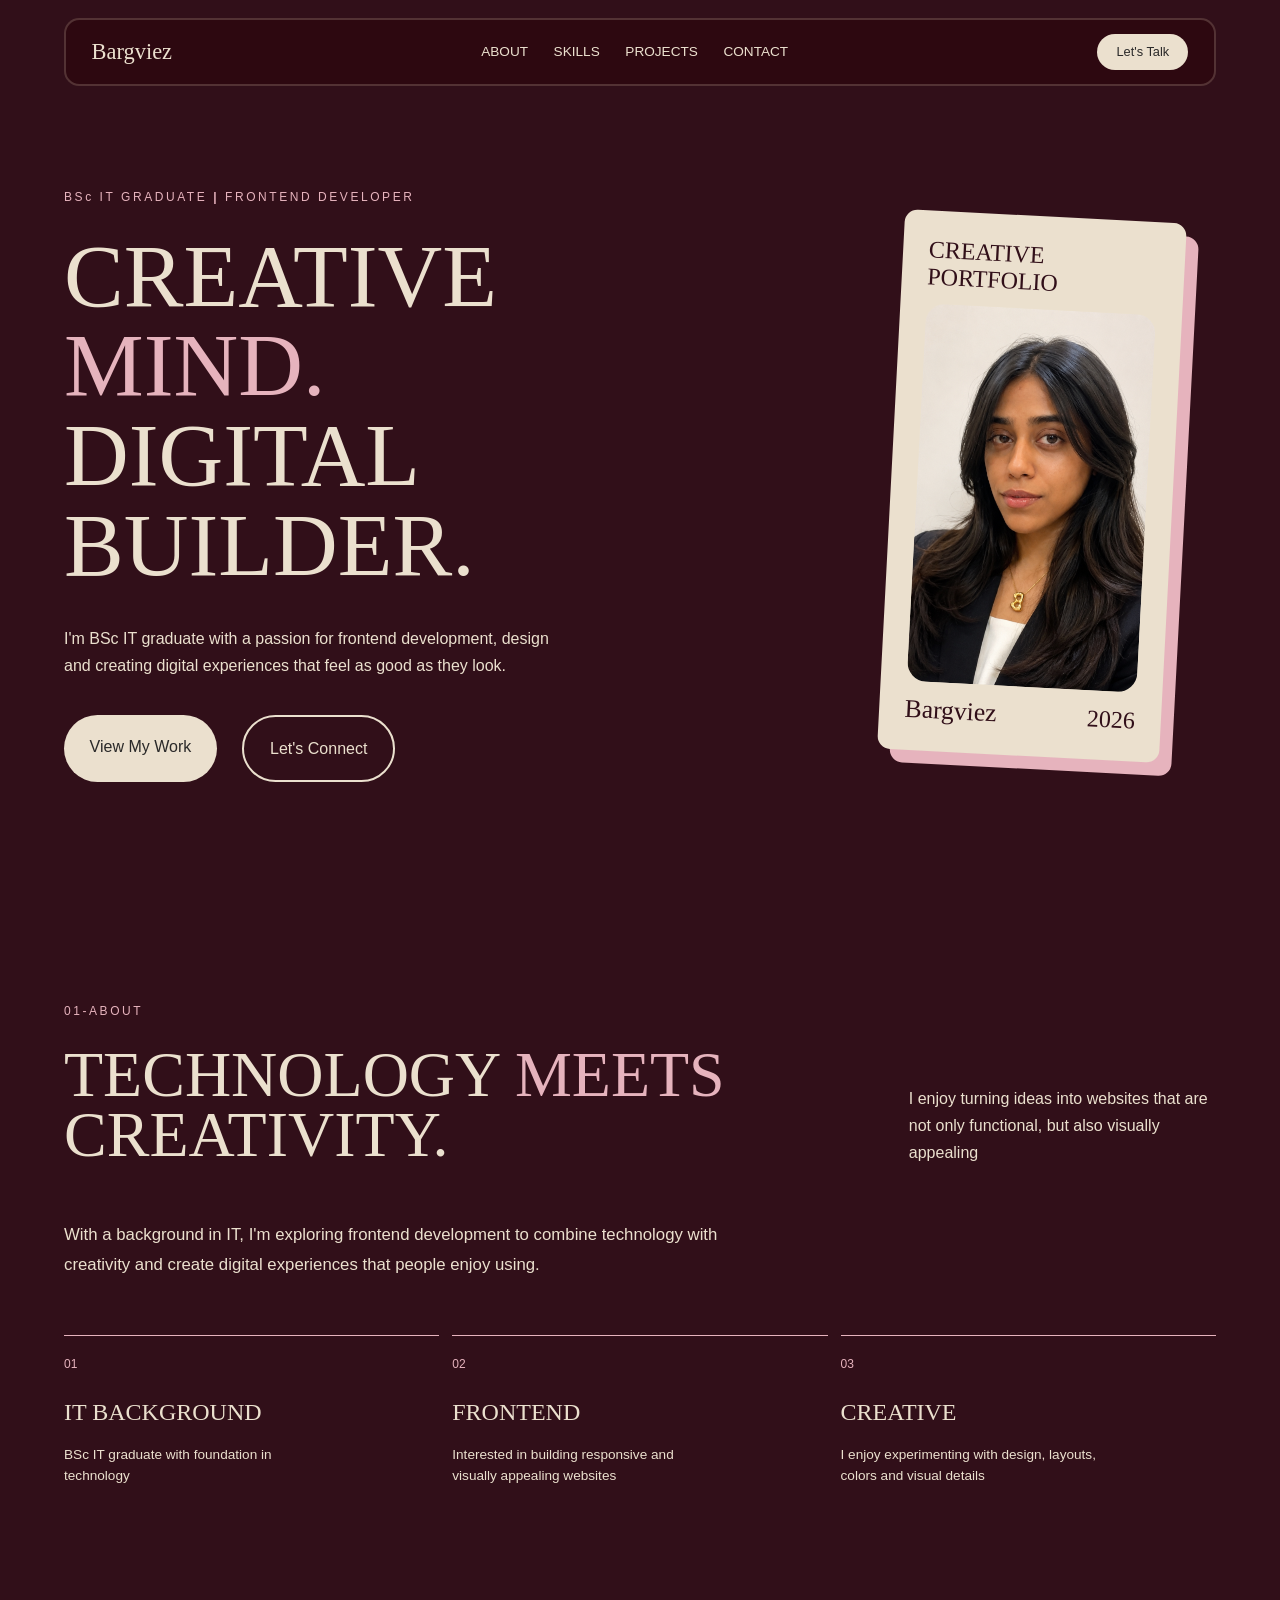
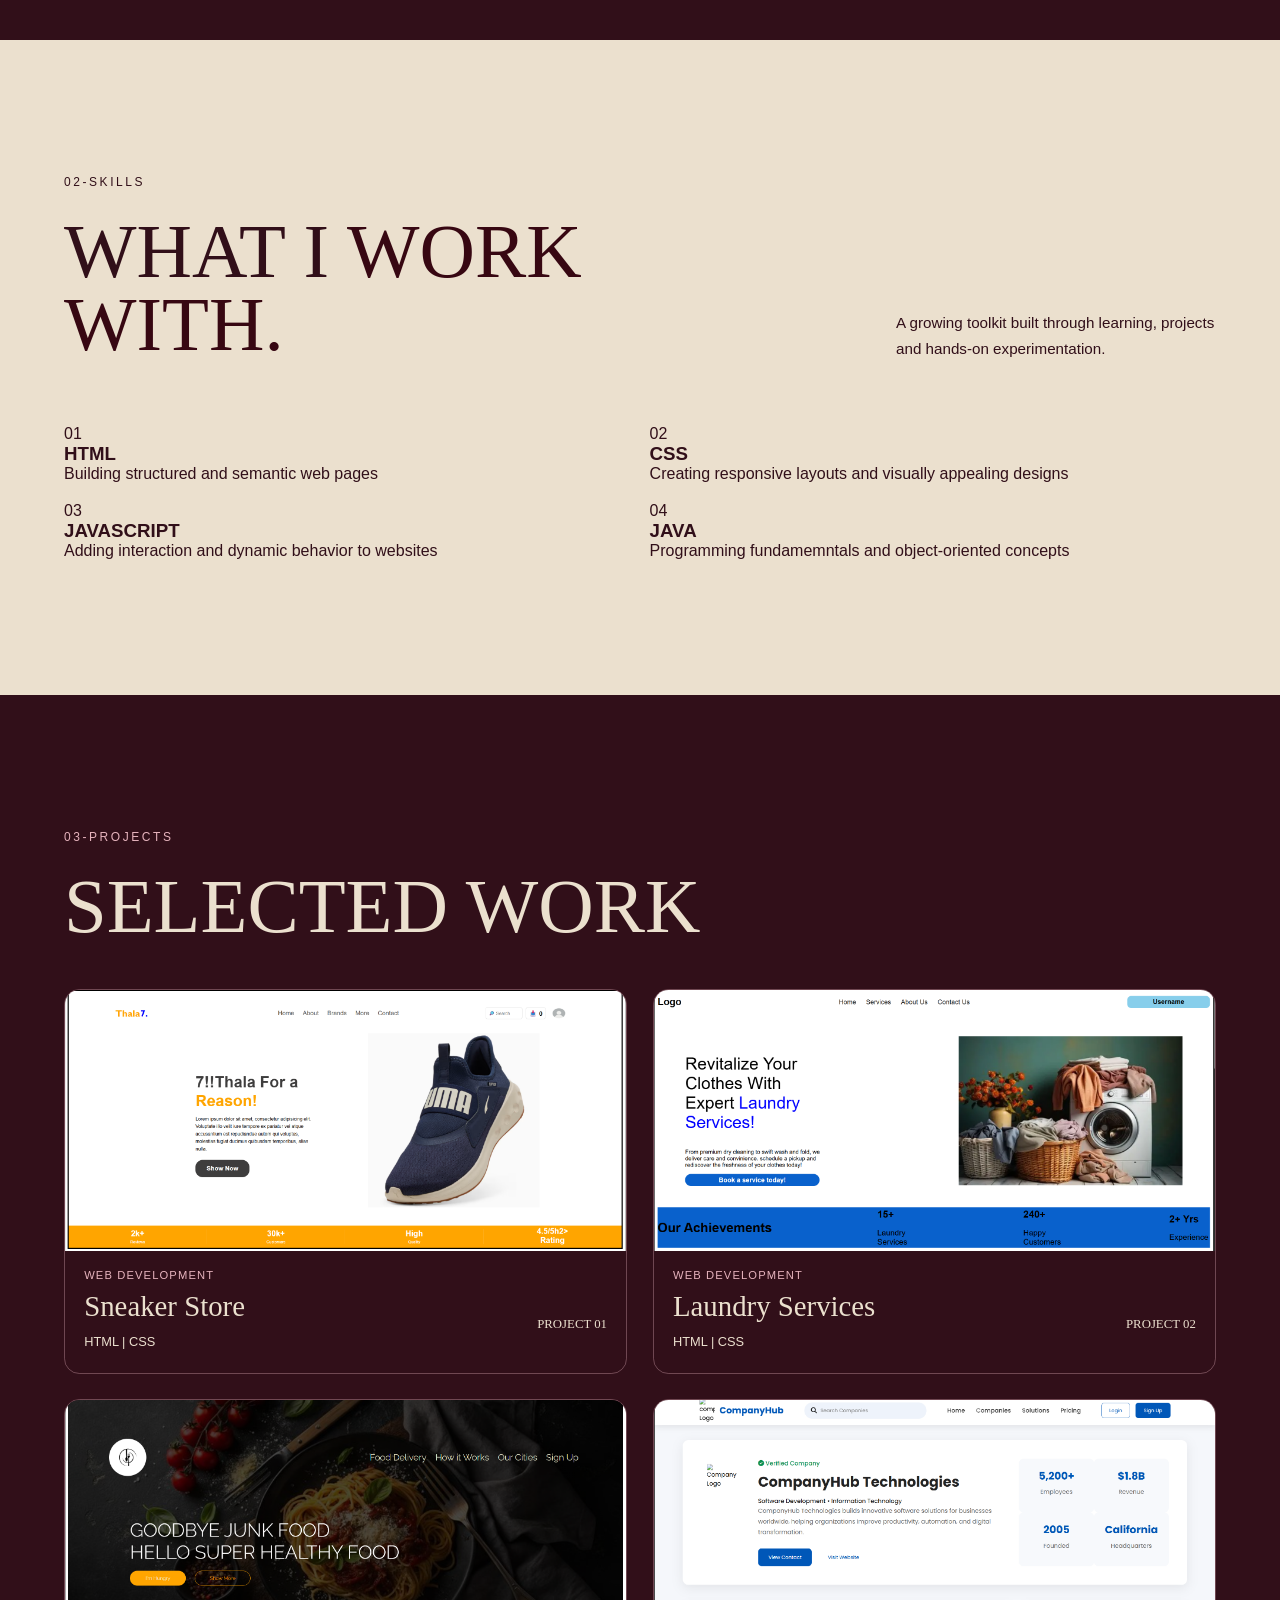
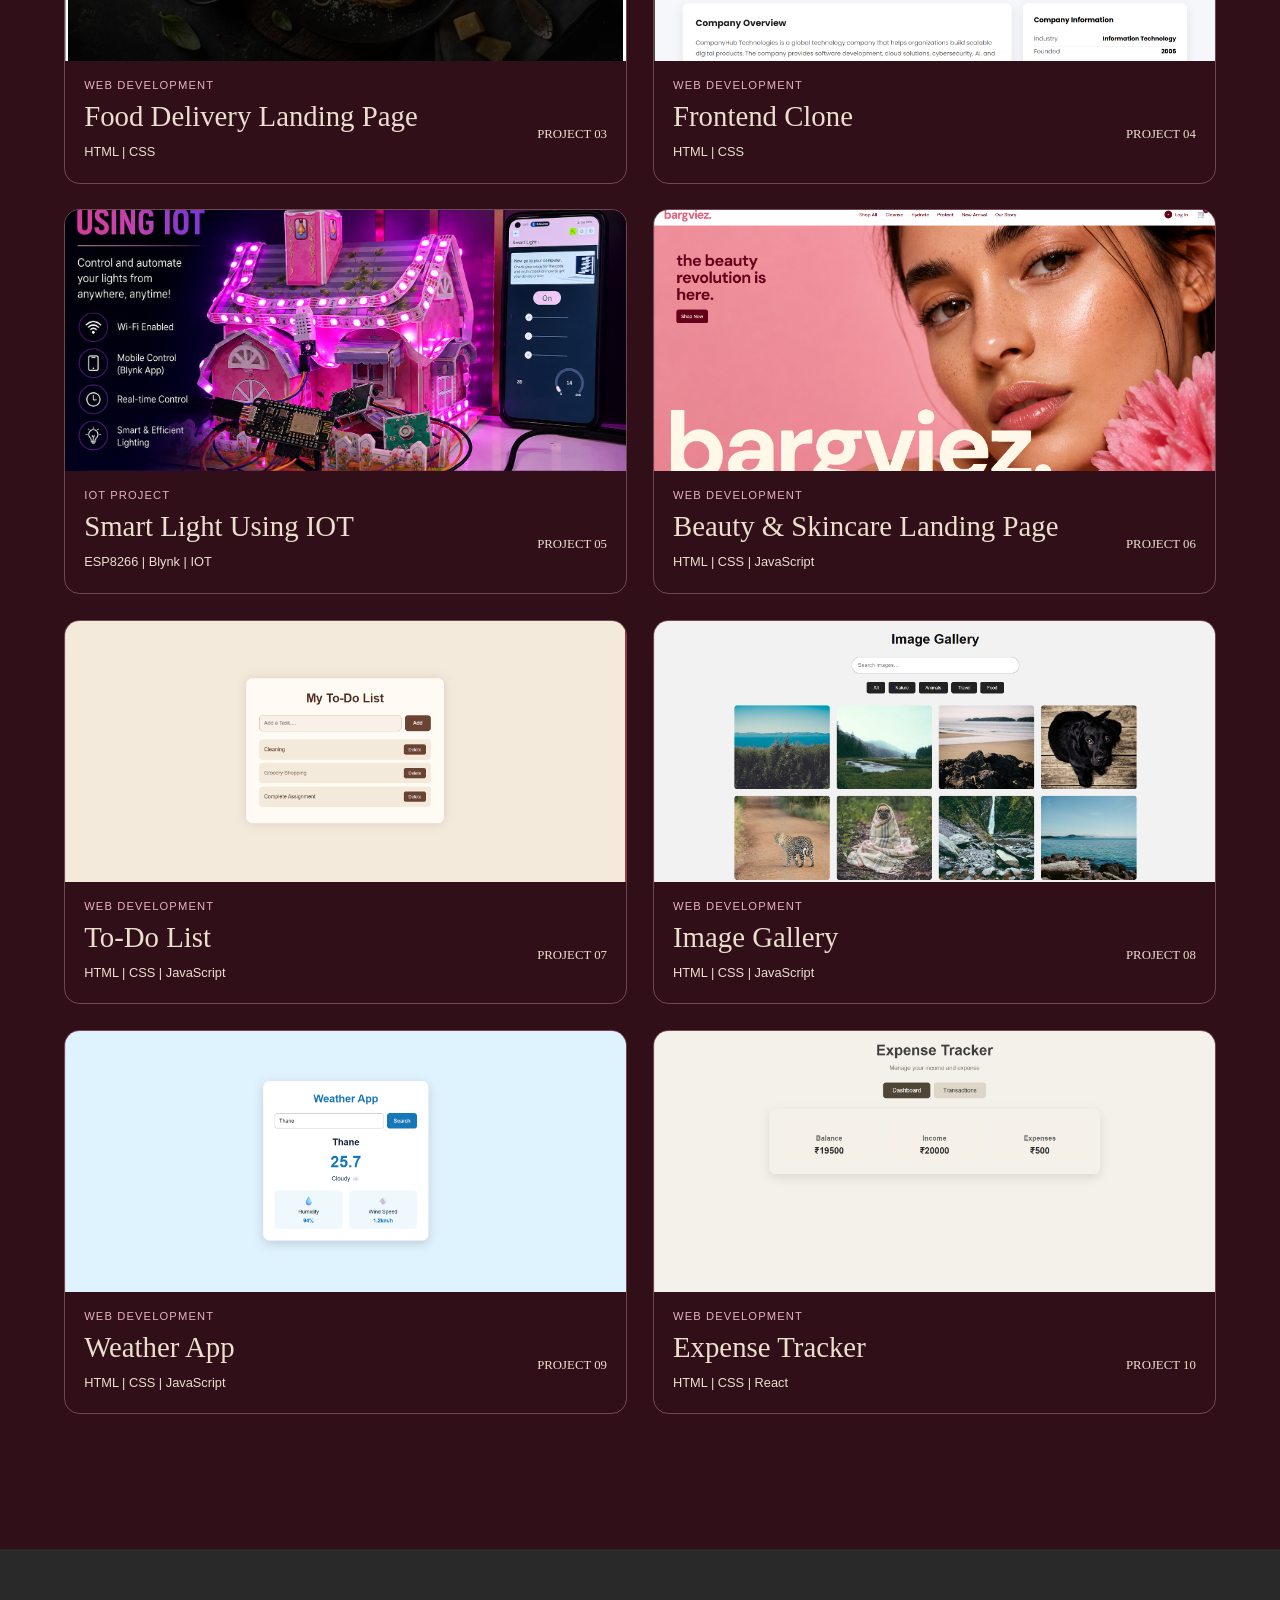
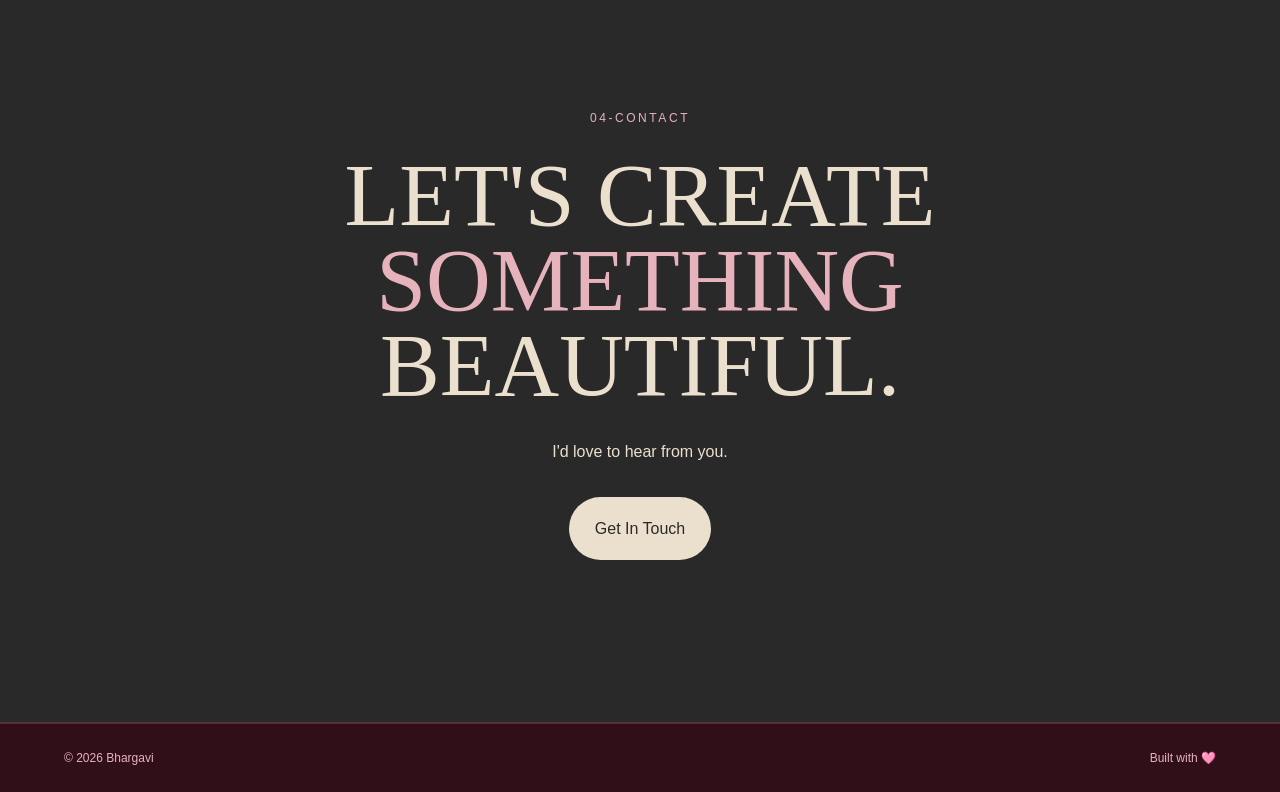
<file: index.html>
<!DOCTYPE html>
<html lang="en">
<head>
    <meta charset="UTF-8">
    <meta name="viewport" content="width=device-width, initial-scale=1.0">
    <title>Bhargavi | Portfolio</title>
    <link rel="stylesheet" href="style.css">
</head>
<body>
    
<header class="navbar">
<a href="#" class="logo">Bargviez</a>
<nav>
    <a href="#about">ABOUT</a>
    <a href="#skills">SKILLS</a>
    <a href="#projects">PROJECTS</a>
    <a href="#contact">CONTACT</a>
</nav>
<a href="#contact" class="nav-button">Let's Talk</a>
</header>

<main>
    <section class="hero">
        <div class="hero-content">
            <p class="small-heading"> 
                BSc IT GRADUATE <b>|</b> FRONTEND DEVELOPER
            </p>
            <h1>CREATIVE<span>MIND.</span>DIGITAL BUILDER.</h1>
            <p class="hero-description"> 
                I'm BSc IT graduate with a passion for frontend development, design and creating digital experiences that feel as good as they look.
            </p>
            
            <div class="hero-buttons">
                <a href="#projects" class="primary-button">View My Work</a>
                <a href="#contact" class="secondary-button">Let's Connect</a>
            </div>
        </div>

        <div class="hero-visual">
            <div class="visual-card">
            <p>CREATIVE<br>PORTFOLIO</p>
            <img src="Profile.png" alt="">
            <div class="card-bottom">
            <span>Bargviez</span>
            <span>2026</span>
            </div>
</div>
        </div>
    </section>

    <section id="about" class="about">

    <p class="section-label">01-ABOUT</p>
        
    <div class="about-heading">
        <h2>TECHNOLOGY 
            <span>MEETS</span> 
            CREATIVITY.</h2>
        <p class="about-intro">
            I enjoy turning ideas into websites that are not only functional, but also visually appealing
        </p>
    </div>
    <div class="about-content">
        <p class="about-text">
            With a background in IT, I'm exploring frontend development to combine technology with creativity and create digital experiences that people enjoy using.
        </p>
            <div class="about-cards">
                <div class="about-card">
                    <span>01</span>
                    <h3>IT BACKGROUND</h3>
                    <p>BSc IT graduate with foundation in technology</p>
                </div>
                <div class="about-card">
                    <span>02</span>
                    <h3>FRONTEND</h3>
                    <p>Interested in building responsive and visually appealing websites</p>
                </div>
                    <div class="about-card">
                    <span>03</span>
                    <h3>CREATIVE</h3>
                    <p>
                        I enjoy experimenting with design, layouts, colors and visual details
                    </p>
                </div>
            </div>
    </div>
    </section>

    <section id="skills" class="skills">
        <p class="section-label">02-SKILLS</p>
        <div class="skills-heading">
            <h2>WHAT I
                <span>WORK WITH.</span>
            </h2>
            <p>
                A growing toolkit built through learning, 
                projects and hands-on experimentation.
            </p>
        </div>
        <div class="skills-grid">
            <div class="skill-crad">
                <span>01</span>
                <div>
                    <h3>HTML</h3>
                    <p>Building structured and semantic
                        web pages
                    </p>
                </div>
            </div>
            <div class="skill-crad">
                <span>02</span>
                <div>
                    <h3>CSS</h3>
                    <p>Creating responsive layouts and 
                        visually appealing designs
                    </p>
                </div>
            </div>
            <div class="skill-crad">
                <span>03</span>
                <div>
                    <h3>JAVASCRIPT</h3>
                    <p>Adding interaction and dynamic
                        behavior to websites
                    </p>
                </div>
            </div>
            <div class="skill-crad">
                <span>04</span>
                <div>
                    <h3>JAVA</h3>
                    <p>Programming fundamemntals and 
                        object-oriented concepts
                    </p>
                </div>
            </div>
        </div>
    </section>

    <section id="projects" class="projects">

        <p class="section-label">03-PROJECTS</p>
        
        <h2>SELECTED WORK</h2>
        
        <div class="projects-grid">
            
            <a href="Projects/CSS-Mini-Project-Sneaker-Store-main/index.html" class="project-link">
            <article class="project-card">
            <div class="project-img">
            <img src="images/Sneaker_Shoe.png" alt="">
            </div>
            <div class="project-info">
            <p>WEB DEVELOPMENT</p>
            <div class="project-title">
            <h3>Sneaker Store</h3>
            <span class="project-num">PROJECT 01</span>
            </div>
            <span>HTML | CSS</span>
            </div>
            </article>
            </a>

            <a href="Projects/Laundry-Service-Web-App-main/index.html" class="project-link">            
            <article class="project-card">
            <div class="project-img">
            <img src="images/Laundry_Service.png" alt="">
            </div>
            <div class="project-info">
            <p>WEB DEVELOPMENT</p>
            <div class="project-title">
            <h3>Laundry Services</h3>
            <span class="project-num">PROJECT 02</span>
            </div>
            <span>HTML | CSS</span>
            </div>
            </article>
            </a>

            <a href="Projects/Responsive-Food-Delivery-Landing-Page-main/index.html" class="project-link">
            <article class="project-card">    
            <div class="project-img">
            <img src="images/Food_Landing_Page.png" alt="">
            </div>
            <div class="project-info">
            <p>WEB DEVELOPMENT</p>
            <div class="project-title">
            <h3>Food Delivery Landing Page</h3>
            <span class="project-num">PROJECT 03</span>
            </div>
            <span>HTML | CSS</span>
            </div>
            </article>
            </a>

            <a href="Projects/Frontend_Clone-main/index.html" class="project-link">
            <article class="project-card">
            <div class="project-img">
            <img src="images/Frontend_Clone.png" alt="">
            </div>
            <div class="project-info">
            <p>WEB DEVELOPMENT</p>
            <div class="project-title">
            <h3>Frontend Clone</h3>
            <span class="project-num">PROJECT 04</span>
            </div>
            <span>HTML | CSS</span>
            </div>
            </article>
            </a>

            <article class="project-card">
            <div class="project-img">
            <img src="images/Smart_Light.png" alt="">
            </div>
            <div class="project-info">
            <p>IOT PROJECT</p>
            <div class="project-title">
            <h3>Smart Light Using IOT</h3>
            <span class="project-num">PROJECT 05</span>
            </div>
            <span>ESP8266 | Blynk | IOT</span>
            </div>
        </article>

            <a href="Projects/Responsive-Landing-Page-main/index.html" class="project-link">
            <article class="project-card">
            <div class="project-img">
            <img src="images/Beauty-landing.png" alt="">
            </div>
            <div class="project-info">
            <p>WEB DEVELOPMENT</p>
            <div class="project-title">
            <h3>Beauty & Skincare Landing Page</h3>
            <span class="project-num">PROJECT 06</span>
            </div>
            <span>HTML | CSS | JavaScript</span>
            </div>
            </article>
            </a>

            <a href="Projects/To-Do-List-main/index.html" class="project-link">
            <article class="project-card">
            <div class="project-img">
            <img src="images/To-Do.png" alt="">
            </div>
            <div class="project-info">
            <p>WEB DEVELOPMENT</p>
            <div class="project-title">
            <h3>To-Do List</h3>
            <span class="project-num">PROJECT 07</span>
            </div>
            <span>HTML | CSS | JavaScript</span>
            </div>
            </article>
            </a>

            <a href="Projects/Image-Gallery-main/index.html" class="project-link">
            <article class="project-card">
            <div class="project-img">
            <img src="images/Gallery.png" alt="">
            </div>
            <div class="project-info">
            <p>WEB DEVELOPMENT</p>
            <div class="project-title">
            <h3>Image Gallery</h3>
            <span class="project-num">PROJECT 08</span>
            </div>
            <span>HTML | CSS | JavaScript</span>
            </div>
            </article>
            </a>

            <a href="Projects/Weather-App-main/index.html" class="project-link">
            <article class="project-card">
            <div class="project-img">
            <img src="images/Weather.png" alt="">
            </div>
            <div class="project-info">
            <p>WEB DEVELOPMENT</p>
            <div class="project-title">
            <h3>Weather App</h3>
            <span class="project-num">PROJECT 09</span>
            </div>
            <span>HTML | CSS | JavaScript</span>
            </div>
            </article>
            </a>

            <a href="Projects/expense-tracker-main/index.html" class="project-link">
            <article class="project-card">
            <div class="project-img">
            <img src="images/Expense.png" alt="">
            </div>
            <div class="project-info">
            <p>WEB DEVELOPMENT</p>
            <div class="project-title">
            <h3>Expense Tracker</h3>
            <span class="project-num">PROJECT 10</span>
            </div>
            <span>HTML | CSS | React</span>
            </div>
            </article>
            </a>
            
        </div>
    </section>

    <section id="contact" class="contact">
        <p class="section-label">04-CONTACT</p>
        <h2>LET'S CREATE <span>SOMETHING</span> BEAUTIFUL.</h2>
        <p>I'd love to hear from you.</p>
        <a href="mailto:bhargaviambre1605@gmail.com " class="primary-button">
            Get In Touch
        </a>

    </section>
</main>

    <footer>
        <p>© 2026 Bhargavi</p>
        <p>Built with 🩷</p>
    </footer>
</body>
</html>
</file>
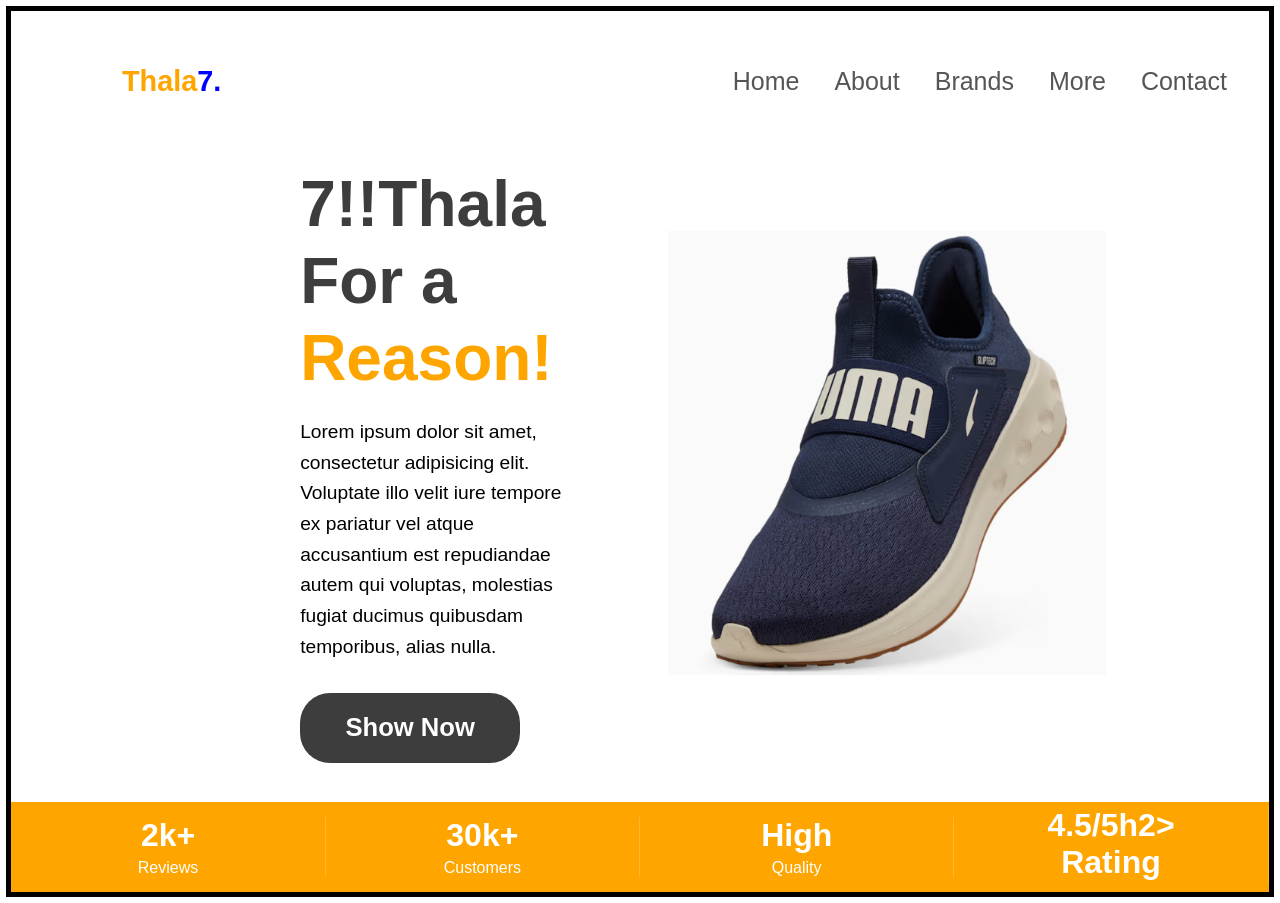
<file: Projects/CSS-Mini-Project-Sneaker-Store-main/index.html>
<!DOCTYPE html>
<html lang="en">
<head>
    <meta charset="UTF-8">
    <meta name="viewport" content="width=device-width, initial-scale=1.0">
    <title>Sneaker Shoes</title>
    <link rel="stylesheet" href="style.css">
</head>
<body>
    <header class="header">
        <div class="container">
            <nav class="navbar">
                <div class="logo">
                    <h1>Thala<span style="color: blue;">7.</span></h1>
                </div>
                <ul class="nav-links">
                    <li><a href="home.html">Home</a></li>
                    <li><a href="">About</a></li>
                    <li><a href="">Brands</a></li>
                    <li><a href="">More</a></li>
                    <li><a href="">Contact</a></li>
                </ul>
                
                <div class="nav-right">
                <input type="text" placeholder="🔎 Search" class="search">

                <button class="cart">📥 0</button>

                <img src="profile.jpg" class="profile"> 
                </div>
            </nav>
        </div>
    </header>
<main>
<section class="hero">

    <div class="content">

    <h1>7!!Thala For a <span style="color: orange">Reason!</span></h1>

    <p>Lorem ipsum dolor sit amet, consectetur adipisicing elit. Voluptate illo velit iure tempore ex pariatur vel atque accusantium est repudiandae autem qui voluptas, molestias fugiat ducimus quibusdam temporibus, alias nulla.</p>

    <button>Show Now</button>

   </div>

   <div class="image">
   <img src="shoes.jpg" alt="">
   </div>

</section>
</main>

<footer class="stats">
        <div class="stat-box">
            <h2>2k+</h2>
            <p>Reviews</p>
        </div>
        <div class="stat-box">
            <h2>30k+</h2>
            <p>Customers</p>
        </div>
        <div class="stat-box">
            <h2>High</h2>
            <p>Quality</p>
        </div>
        <div class="stat-box">
            <h2>4.5/5h2>
            <p>Rating</p>
        </div>
</footer>
</body>
</html>
</file>
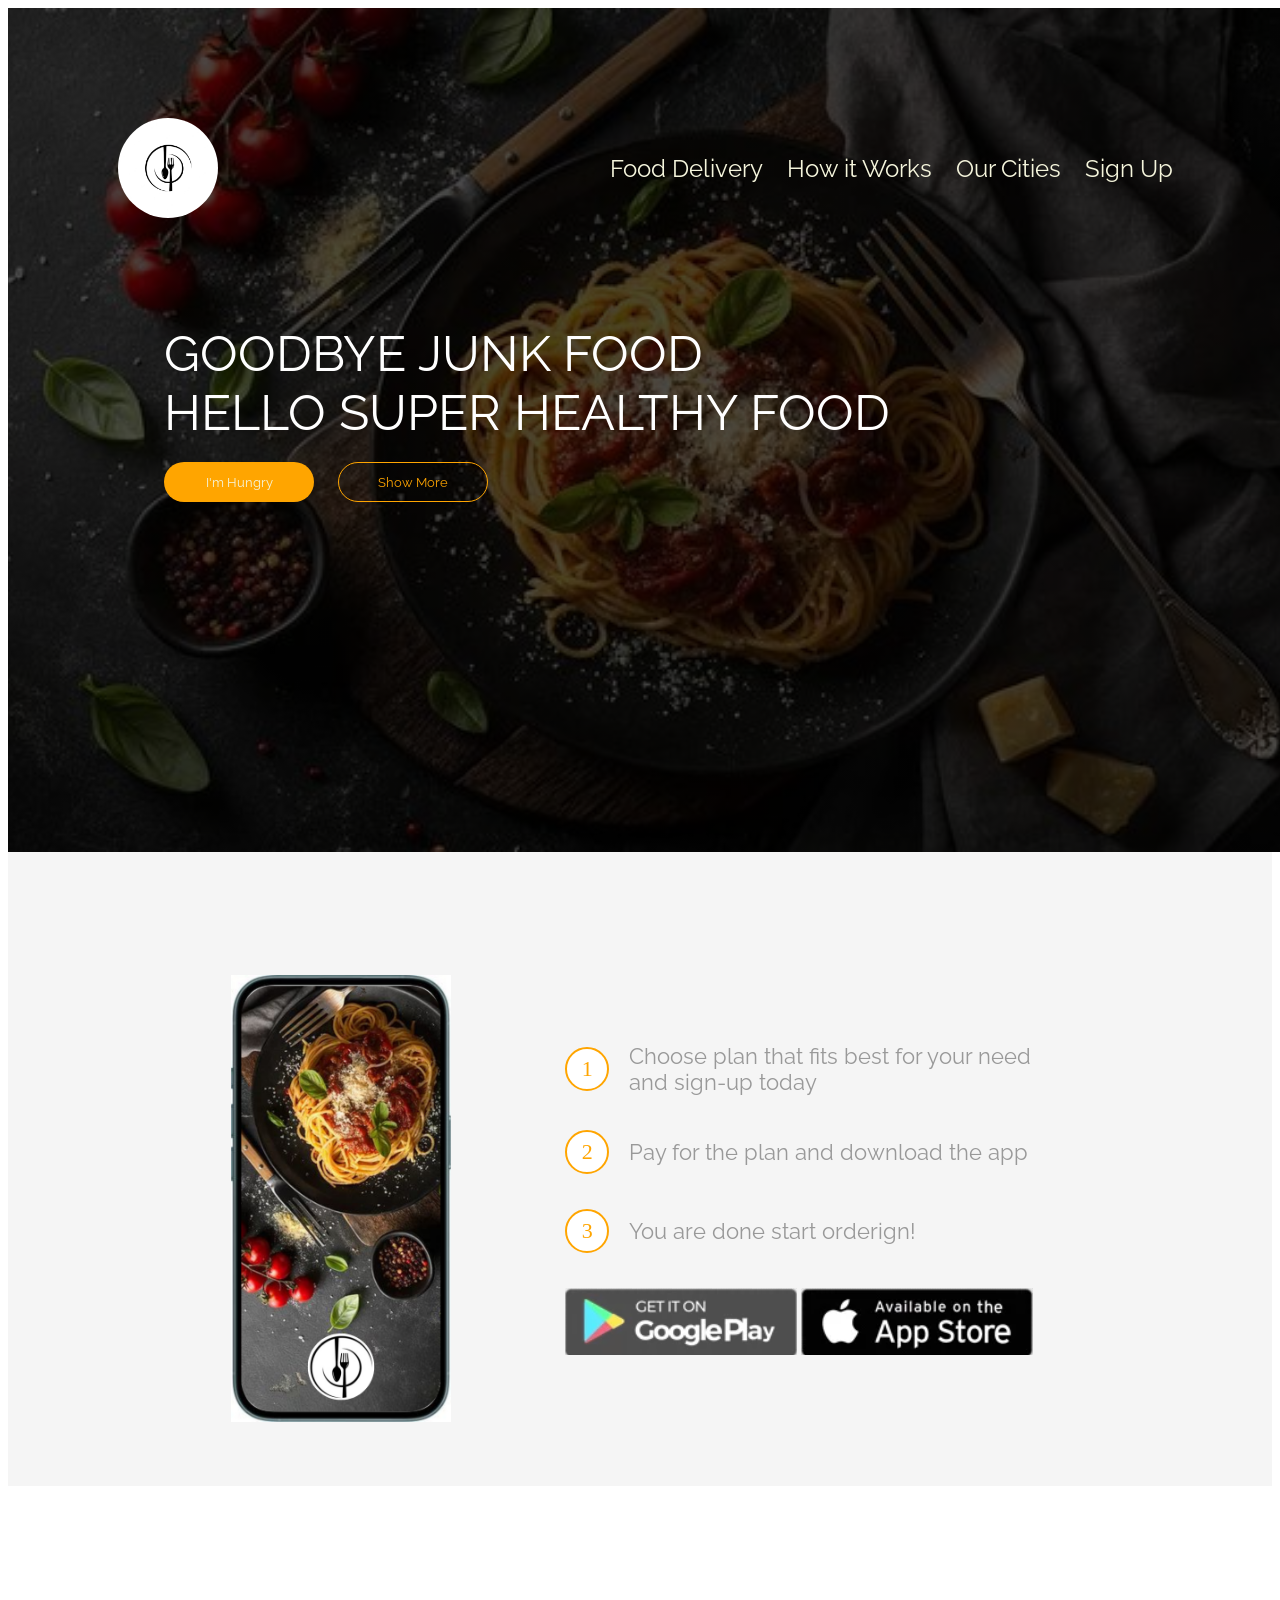
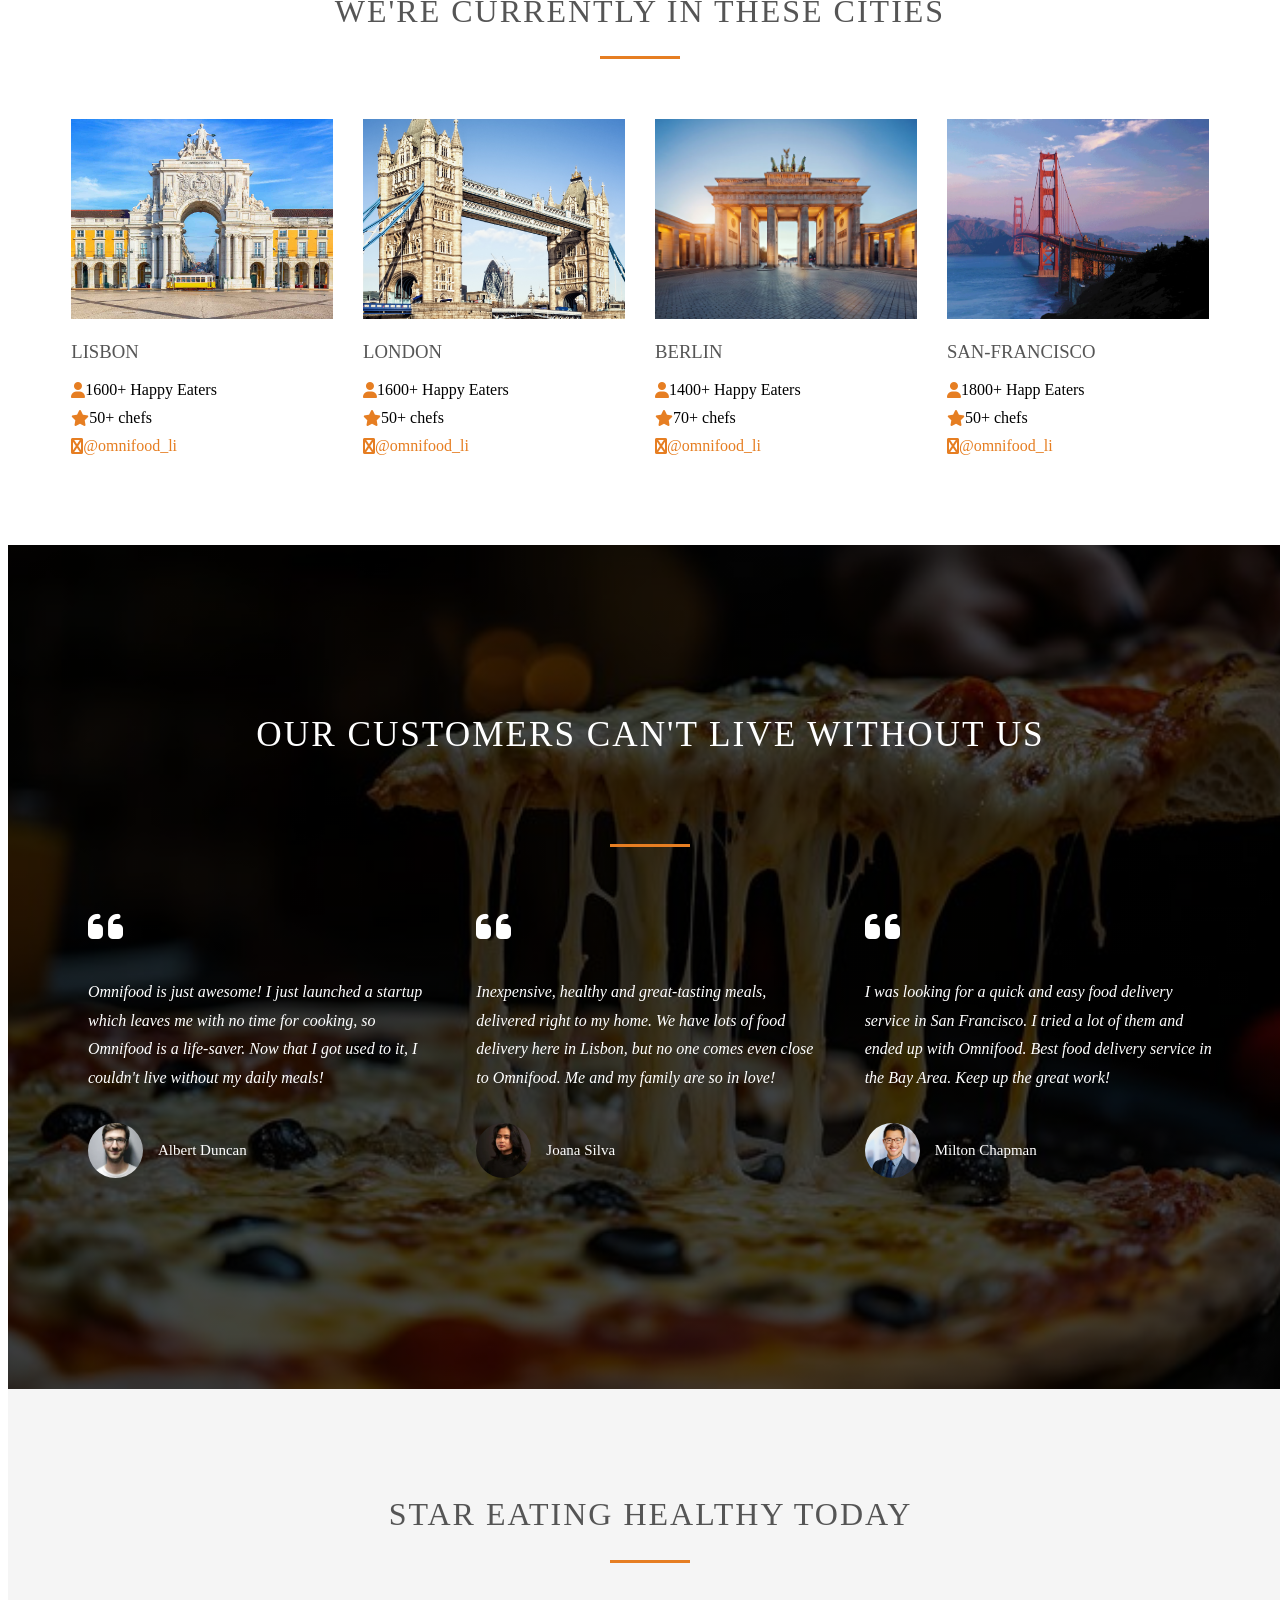
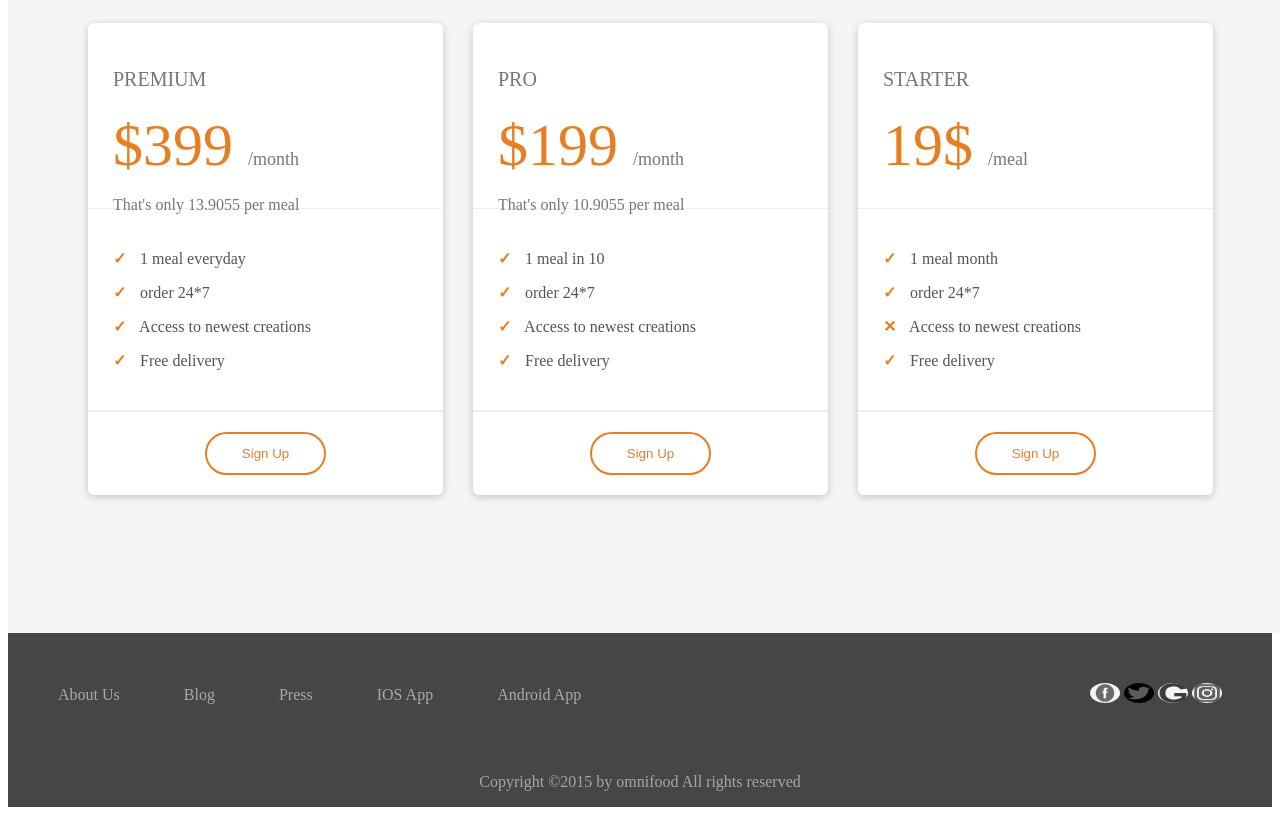
<file: Projects/Responsive-Food-Delivery-Landing-Page-main/index.html>
<!DOCTYPE html>
<html lang="en">
<head>
    <meta charset="UTF-8">
    <meta name="viewport" content="width=device-width, initial-scale=1.0">
    <title>Food</title>
    <link rel="stylesheet" href="style.css">
     <link rel="preconnect" href="https://fonts.googleapis.com">
    <link rel="preconnect" href="https://fonts.gstatic.com" crossorigin>
    <link href="https://fonts.googleapis.com/css2?family=Raleway:wght@300&display=swap" rel="stylesheet">
    <link rel="stylesheet" href="https://cdnjs.cloudflare.com/ajax/libs/font-awesome/6.7.2/css/all.min.css">
    <link rel="stylesheet" href="https://cdnjs.cloudflare.com/ajax/libs/font-awesome/6.7.2/css/all.min.css">
</head>
<body>
    <section class="page" id="header">
        <div class="container">
            <img src="logo.jpg" alt="">
            <nav>
                <a href="#delivery">Food Delivery</a>
                <a href="#working">How it Works</a>
                <a href="#city">Our Cities</a>
                <a href="">Sign Up</a>
            </nav>
        </div>
        <div class="container1">
        <p>
            GOODBYE JUNK FOOD <br> HELLO SUPER HEALTHY FOOD
        </p>
        <button class="btn1">I'm Hungry</button>
        <button class="btn2">Show More</button>
        </div>
    </section>

<section class="page" id="working">
    <div class="mockup">
        
        <div class="phone">
        <img src="mobile.png" alt="">
        </div>

            <div class="content">
            
            <div class="step">
                <div class="circle">1</div>
                <p>Choose plan that fits best for your need and sign-up today</p>
            </div>    
            <div class="step">
                <div class="circle">2</div>
                <p> Pay for the plan and download the app</p>
            </div>

            <div class="step">
                <div class="circle">3</div>
                <p> You are done start orderign!</p>
            </div>
            <div class="store">
                <img src="googlestore.jpg" alt="">
                <img src="applestrore.png" alt="">
            </div>
        </div>
    </div>
</div>   
</section>

<section class="page" id="city">

<div class="cities">
<h1>WE'RE CURRENTLY IN THESE CITIES</h1>

<div class="underline"></div>

<div class="container2">

<div class="city-card">
<img src="lisbon.jpg" alt="">
<h3>LISBON</h3>
<div class="info">
<i class="fa-solid fa-user"></i>
<span>1600+ Happy Eaters</span>
</div>

<div class="info">
<i class="fa-solid fa-star"></i>
<span>50+ chefs</span>
</div>

<div class="info">
<i class="fa-solid fa-twitter"></i>
<a href="#">@omnifood_li</a>
</div>
</div>

<div class="city-card">
<img src="london.png" alt="">
<h3>LONDON</h3>
<div class="info">
<i class="fa-solid fa-user"></i>
<span>1600+ Happy Eaters</span>
</div>

<div class="info">
<i class="fa-solid fa-star"></i>
<span>50+ chefs</span>
</div>

<div class="info">
<i class="fa-solid fa-twitter"></i>
<a href="#">@omnifood_li</a>
</div>
</div>

<div class="city-card">
<img src="berlin.png" alt="">
<h3>BERLIN</h3>
<div class="info">
<i class="fa-solid fa-user"></i>
<span>1400+ Happy Eaters</span>
</div>

<div class="info">
<i class="fa-solid fa-star"></i>
<span>70+ chefs</span>
</div>

<div class="info">
<i class="fa-solid fa-twitter"></i>
<a href="#">@omnifood_li</a>
</div>
</div>

<div class="city-card">
<img src="san.png" alt="">
<h3>SAN-FRANCISCO</h3>
<div class="info">
<i class="fa-solid fa-user"></i>
<span>1800+ Happ Eaters</span>
</div>

<div class="info">
<i class="fa-solid fa-star"></i>
<span>50+ chefs</span>
</div>

<div class="info">
<i class="fa-solid fa-twitter"></i>
<a href="#">@omnifood_li</a>
</div>
</div>
</div>
</div>
</section>

<section class="page">
<div class="container3">
<h2>
    OUR CUSTOMERS CAN'T LIVE WITHOUT US
</h2>
<div class="underline"></div>
<div class="testimonial-grid">

    <div class="testimonial-card">
        <i class="fa-solid fa-quote-left quote"></i>
        <p>
        Omnifood is just awesome! I just launched a startup which leaves me with no time
        for cooking, so Omnifood is a life-saver. Now that I got used to it, I couldn't
        live without my daily meals!  
        </p>

        <div class="customer">
            <img src="customer1.jpg" alt="">
            <span>Albert Duncan</span>
        </div>
    </div>

    <div class="testimonial-card">
        <i class="fa-solid fa-quote-left quote"></i>
        <p>
        Inexpensive, healthy and great-tasting meals, delivered right to my home.
        We have lots of food delivery here in Lisbon, but no one comes even close
        to Omnifood. Me and my family are so in love! 
        </p>

        <div class="customer">
            <img src="customer2.jpg" alt="">
            <span>Joana Silva</span>
        </div>
    </div>

        <div class="testimonial-card">
        <i class="fa-solid fa-quote-left quote"></i>
        <p>
        I was looking for a quick and easy food delivery service in San Francisco.
        I tried a lot of them and ended up with Omnifood. Best food delivery service
        in the Bay Area. Keep up the great work! 
        </p>

        <div class="customer">
            <img src="customer3.jpg" alt="">
            <span>Milton Chapman</span>
        </div>
    </div>

</div>
</div>
</section>

<section class="page">

<div class="container4">

<h2>STAR EATING HEALTHY TODAY</h2>
<div class="underline"></div>

<div class="price">
    <div class="price-card">
        <div class="card-top">
        <p class="plan">Premium</p>
        <h3>$399 <span>/month</span></h3>
        <p class="meal">That's only 13.9055 per meal</p>
    </div>
        <div class="price-info">
        <p><span>✓</span> 1 meal everyday</p>
        <p><span>✓</span> order 24*7</p>
        <p><span>✓</span> Access to newest creations</p>
        <p><span>✓</span> Free delivery</p>
        </div>
        <div class="card-btn">
            <button>Sign Up</button>
        </div>
    </div>
    
    <div class="price-card">
    <div class="card-top">
    <p class="plan">Pro</p>
    <h3>$199 <span>/month</span></h3>
    <p class="meal">That's only 10.9055 per meal</p>
    </div>
    <div class="price-info">
    <p><span>✓</span> 1 meal in 10</p>
    <p><span>✓</span> order 24*7</p>
    <p><span>✓</span> Access to newest creations</p>
    <p><span>✓</span> Free delivery</p>
    </div>
    <div class="card-btn">
        <button>Sign Up</button>
    </div>
    </div>

    <div class="price-card">
    <div class="card-top">
    <p class="plan">Starter</p>
    <h3>19$ <span>/meal</span></h3>
    <p class="meal">&nbsp;</p>
    </div>
    <div class="price-info">
    <p><span>✓</span> 1 meal month</p>
    <p><span>✓</span> order 24*7</p>
    <p><span>✕</span> Access to newest creations</p>
    <p><span>✓</span> Free delivery</p>
    </div>
    
    <div class="card-btn">
        <button>Sign Up</button>
    </div>
</div>
</div>
</section>

<footer class="page">
<div class="bottom">
<div class="down">
<div class="foot">
<a href="#">About Us</a>
<a href="#">Blog</a>
<a href="#">Press</a>
<a href="#">IOS App</a>
<a href="#">Android App</a>
</div>
<div class="logo-img">
<img src="facebook.jpg" alt="">
<img src="twitter.jpg" alt="">
<img src="google.jpg" alt="">
<img src="insta.jpg" alt="">
</div>
</div>
<div class="gmail">
<p>Copyright ©2015 by omnifood All rights reserved</p>
</div>
</div>


</footer>
</body>
</html>
</file>
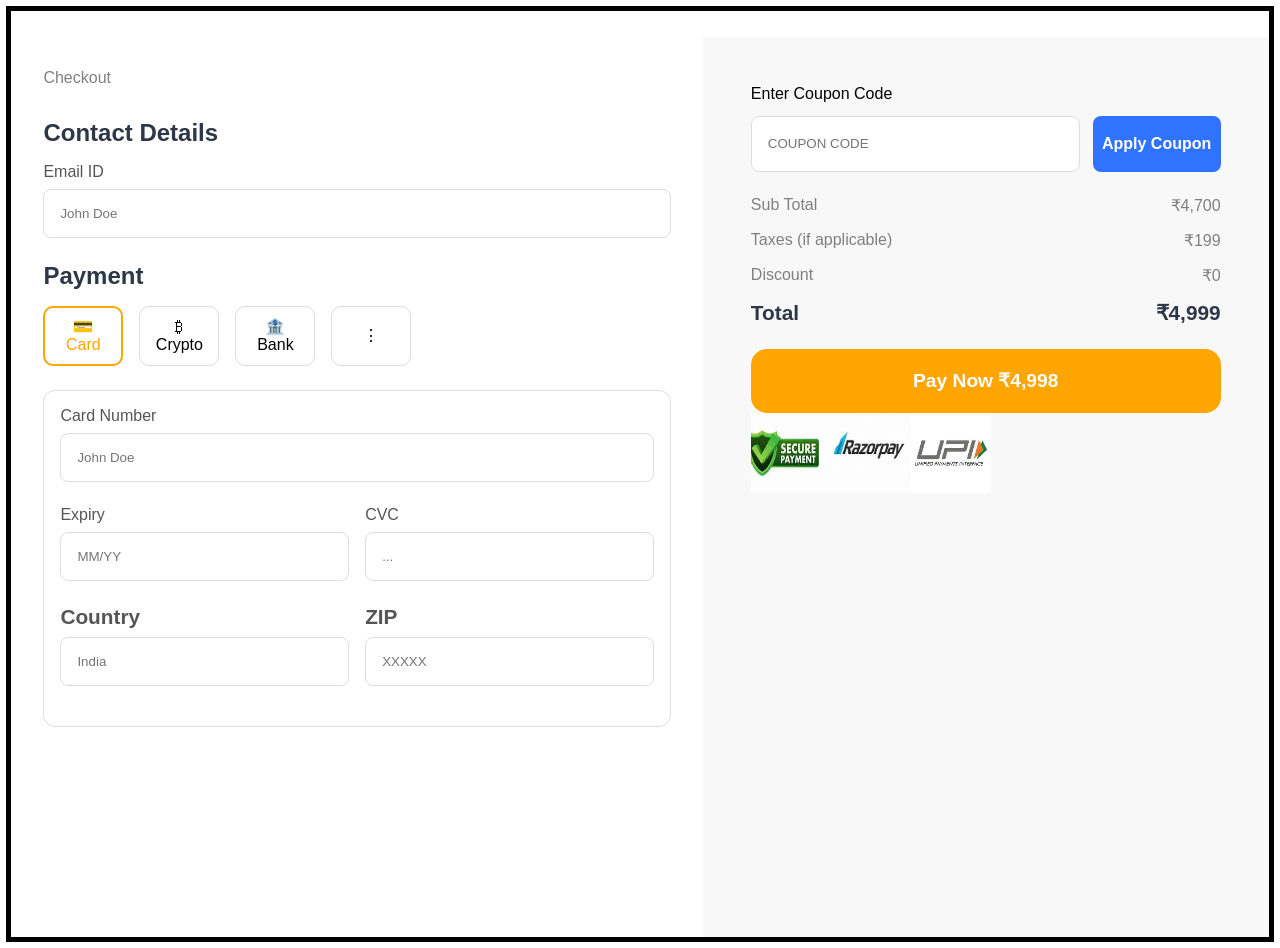
<file: Projects/CSS-Mini-Project-Sneaker-Store-main/checkout.html>
<!DOCTYPE html>
<html lang="en">
<head>
    <meta charset="UTF-8">
    <meta name="viewport" content="width=device-width, initial-scale=1.0">
    <title>Checkout</title>
    <link rel="stylesheet" href="style.css">
</head>
<body>
    <div class="checkout">
        <div class="left">
            <p>Checkout</p>
            <h2>Contact Details</h2>
            <label for="">Email ID</label>
            <input type="email" placeholder="John Doe">
            <h2>Payment</h2>
            <div class="payment-method">
                <div class="method-active">
                    <span>💳</span>
                    <p>Card</p>
                </div>
                <div class="method">
                    <span>₿</span>
                    <p>Crypto</p>
                </div>
                <div class="method">
                    <span>🏦</span>
                    <p>Bank</p>
                </div>
                <div class="method">
                    <span>⋮</span>
                </div>
                </div>
                <div class="card-form">
                    <label for="">Card Number</label>
                    <input type="text" placeholder="John Doe">
                    <div class="row">
                        <div>
                            <label for="">Expiry</label>
                            <input type="text" placeholder="MM/YY">
                        </div>
                        <div>
                            <label for="">CVC</label>
                            <input type="text" placeholder="...">
                        </div>
                    </div>
                    <div class="row">
                        <div>
                            <label for="">Country</label>
                            <input type="text" placeholder="India">
                        </div>
                        <div>
                            <Label>ZIP</Label>
                            <input type="text" placeholder="XXXXX">
                        </div>
                    </div>
                </div>
        </div>
        <div class="right">
         <div class="coupon">

    <p>Enter Coupon Code</p>

    <input type="text" placeholder="COUPON CODE">

    <button class="apply_btn">Apply Coupon</button>

</div>
    <div class="bill">
        <div class="row">
            <span>Sub Total</span>
            <span>₹4,700</span>
        </div>

        <div class="row">
            <span>Taxes (if applicable)</span>
            <span>₹199</span>
        </div>

        <div class="row">
            <span>Discount</span>
            <span>₹0</span>
        </div>

        <div class="row">
            <span>Total</span>
            <span>₹4,999</span>
        </div>
    </div>

    <button class="pay_btn">Pay Now ₹4,998</a></button>

        <div class="payments">
            <img src="secure.jpg" alt="">
            <img src="razorpay.jpg" alt="">
            <img src="upi.jpg" alt="">
        </div>
    </div>
 </div>
</div>
</div>
</body>
</html>
</file>
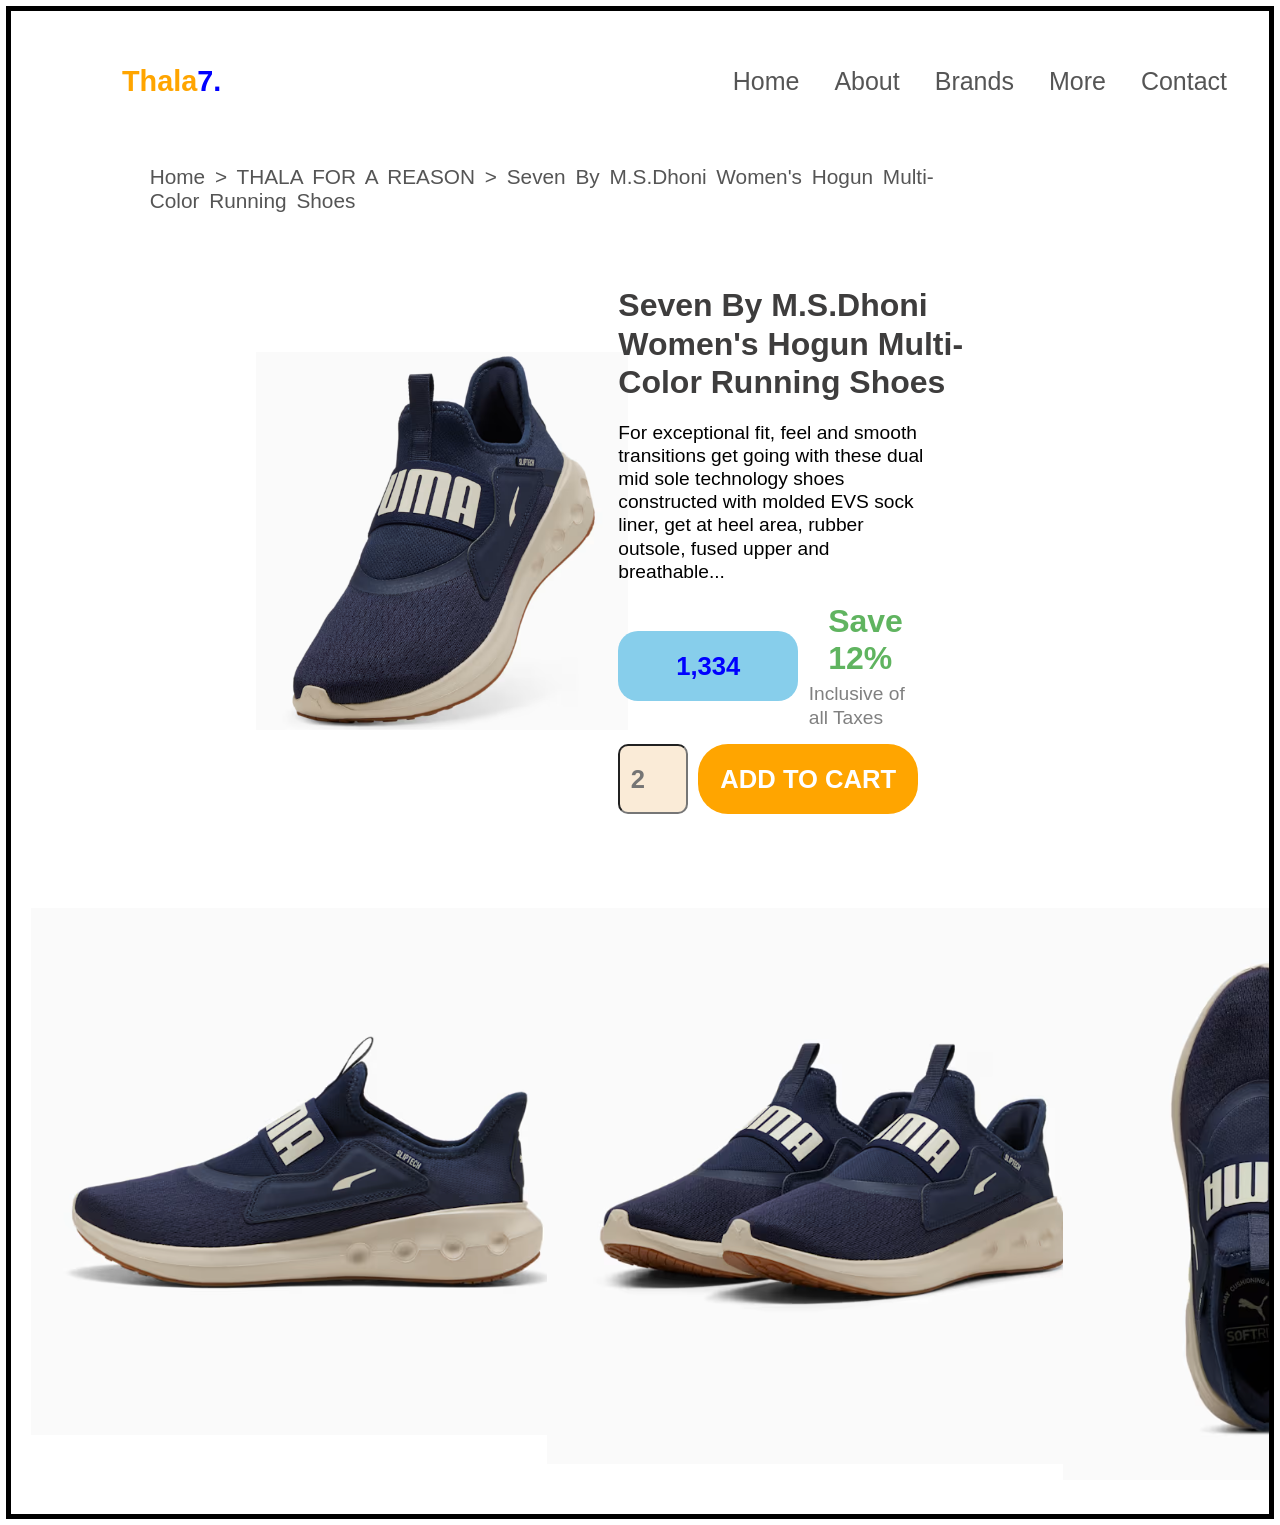
<file: Projects/CSS-Mini-Project-Sneaker-Store-main/home.html>
<!DOCTYPE html>
<html lang="en">
<head>
    <meta charset="UTF-8">
    <meta name="viewport" content="width=device-width, initial-scale=1.0">
    <title>Home</title>
    <link rel="stylesheet" href="style.css">
</head>
<body>
    <header class="header">
        <div class="container">
            <nav class="navbar">
                <div class="logo">
                    <h1>Thala<span style="color: blue;">7.</span></h1>
                </div>
                <ul class="nav-links">
                    <li><a href="home.html">Home</a></li>
                    <li><a href="">About</a></li>
                    <li><a href="">Brands</a></li>
                    <li><a href="">More</a></li>
                    <li><a href="">Contact</a></li>
                </ul>
                
                <div class="nav-right">
                <input type="text" placeholder="🔎 Search" class="search">

                <button class="cart">📥 0</button>

                <img src="profile.jpg" class="profile"> 
                </div>
            </nav>
        </div>
    </header>
    <div class="a">
        <p>Home > THALA FOR A REASON > Seven By M.S.Dhoni Women's Hogun Multi-Color Running Shoes</p>
    </div>

    <main>
<section class="hero1">

    <div class="image1">
    <img src="shoes.jpg" alt="">
    </div>

    <div class="content1">
    
    <h1>Seven By M.S.Dhoni Women's Hogun Multi-Color Running Shoes</h1>

    <p>For exceptional fit, feel and smooth transitions get going with these dual mid sole technology shoes constructed with molded EVS sock liner, get at heel area, rubber outsole, fused upper and breathable...</p>

     <div class="price">
    <h3>1,334</h3>

    <div class="sale">
    <span>Save 12%</span>
    
        <p>Inclusive of all Taxes</p>
    </div>
     
    </div>

    <div class="quantity">
         <input type="number" placeholder="2">
    
    <div class="btn">
    <button class="addcart">
        <a href="shoppingcart.html">ADD TO CART</a>
    </button>
    </div>
    </div>
</section>
</main>

<footer class="foot">
<div class="foot-img"><img src="shoes1.jpg" alt=""></div>
<div class="foot-img"><img src="shoes2.jpg" alt=""></div>
<div class="foot-img"><img src="shoes3.jpg" alt=""></div>
<div class="foot-img"><img src="shoes4.jpg" alt=""></div>
<div class="foot-img"><img src="shoes5.jpg" alt=""></div>
</footer>
</body>
</html>
</file>
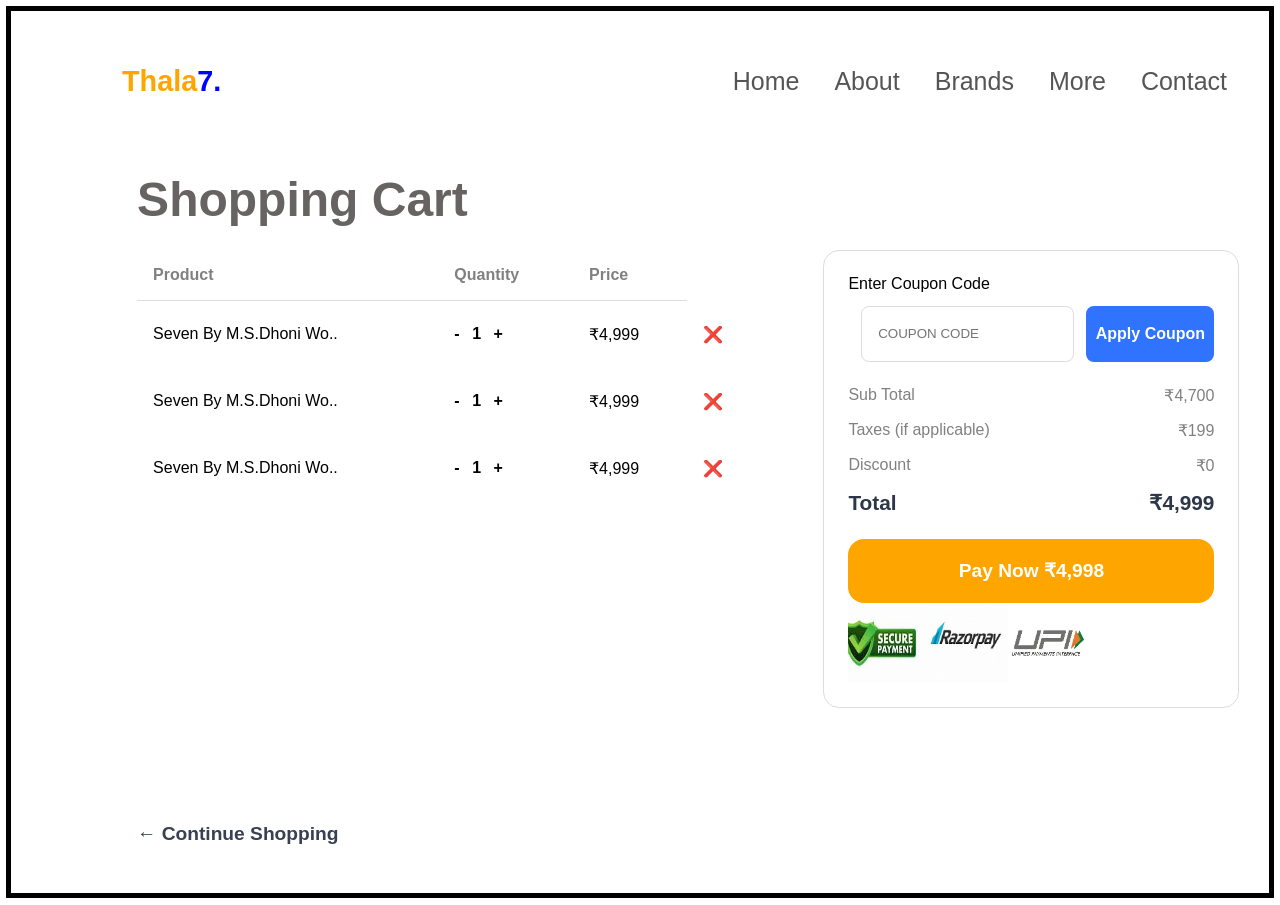
<file: Projects/CSS-Mini-Project-Sneaker-Store-main/shoppingcart.html>
<!DOCTYPE html>
 <html lang="en">
 <head>
    <meta charset="UTF-8">
    <meta name="viewport" content="width=device-width, initial-scale=1.0">
    <title>Shopping Cart</title>
    <link rel="stylesheet" href="style.css">
 </head>
 <body>
    <header class="header">
        <div class="container">
            <nav class="navbar">
                <div class="logo">
                    <h1>Thala<span style="color: blue;">7.</span></h1>
                </div>
                <ul class="nav-links">
                    <li><a href="home.html">Home</a></li>
                    <li><a href="">About</a></li>
                    <li><a href="">Brands</a></li>
                    <li><a href="">More</a></li>
                    <li><a href="">Contact</a></li>
                </ul>
                
                <div class="nav-right">
                <input type="text" placeholder="🔎 Search" class="search">

                <button class="cart">📥 0</button>

                <img src="profile.jpg" class="profile"> 
                </div>
            </nav>
        </div>
    </header>
     <main>

    <div class="b">
        <h1>Shopping Cart</h1>
    <div class="table">
    <table>
        <th>Product</th>
        <th>Quantity</th>
        <th>Price</th>
        <tr>
            <td>Seven By M.S.Dhoni Wo..</td>
            <td>
                <span>-</span>
                <span>1</span>
                <span>+</span>
            </td>
                <td>₹4,999</td>
        <td>❌</td>
        </tr>

        <tr>
            <td>Seven By M.S.Dhoni Wo..</td>
            <td>
                <span>-</span>
                <span>1</span>
                <span>+</span>
            </td>
                <td>₹4,999</td>
        <td>❌</td>
        </tr>

        <tr>
            <td>Seven By M.S.Dhoni Wo..</td>
            <td>
                <span>-</span>
                <span>1</span>
                <span>+</span>
            </td>
                <td>₹4,999</td>
        <td>❌</td>
        </tr>
    </table>

<div>
    <div class="coupon">

    <p>Enter Coupon Code</p><br>

    <input type="text" placeholder="COUPON CODE">

    <button class="apply_btn">Apply Coupon</button>

</div>
    <div class="bill">
        <div class="row">
            <span>Sub Total</span>
            <span>₹4,700</span>
        </div>

        <div class="row">
            <span>Taxes (if applicable)</span>
            <span>₹199</span>
        </div>

        <div class="row">
            <span>Discount</span>
            <span>₹0</span>
        </div>

        <div class="row">
            <span>Total</span>
            <span>₹4,999</span>
        </div>
    </div>

    <button class="pay_btn"><a href="checkout.html" style="text-decoration: none; color: white;">Pay Now ₹4,998</a></button>

        <div class="payments">
            <img src="secure.jpg" alt="">
            <img src="razorpay.jpg" alt="">
            <img src="upi.jpg" alt="">
        </div>

    </div>

    </div>

</main>

<footer>
    <div class="continue">
         ← Continue Shopping
    </div>
</footer>
 </body>
 </html>
</file>
<file: style.css>
:root {
    --burgundy : #310f19;
    --burgundy-dark : #370712;
    --nude: #ebe0ce;
    --rose-smoke: #e6b3bd;
    --off-black: #2a2929;
    --white: #efeae3;

    --heading-font:Georgia, serif;
    --body-font: Arial, sans-serif;
}

*{
    margin: 0;
    padding: 0;
    box-sizing: border-box;
}
html{
    scroll-behavior: smooth;
}
body{
    background-color: var(--burgundy);
    color: var(--nude);
    font-family: var(--body-font);
}

.navbar{
    width: 90%;
    margin: 2vh auto;
    padding: 1.5vh 2vw;
    display: flex;
    align-items: center;
    justify-content: space-between;
    border: 0.2vw solid rgba(232, 217, 193, 0.2);
    border-radius: 1.2vw;
    background-color: rgba(45, 7, 13, 0.7);
}

.logo{
    color: var(--nude);
    text-decoration: none;
    font-family: var(--heading-font);
    font-size: 1.4rem;
}
.navbar nav{
    display: flex;
    gap: 2vw;
}
.navbar nav a{
    color: var(--nude);
    text-decoration: none;
    font-size: 0.85rem;
    transition: 0.3s;
}
.navbar nav a:hover{
    color: var(--rose-smoke);
}

.nav-button{
    text-decoration: none;
    color: var(--off-black);
    background-color: var(--nude);
    padding: 1.2vh 1.5vw;
    border-radius: 2vw;
    font-size: 0.8rem;
    transition: 0.3s;
}
.nav-button:hover{
    background-color: var(--rose-smoke);
}

.hero{
    min-height: 85vh;
    width: 90%;
    margin: auto;
    display: flex;
    align-items: center;
    justify-content: space-between;
    gap: 5vw;
}
.hero-content{
    width: 58%;
}

.small-heading, .section-label{
    color: var(--rose-smoke);
    font-size: 0.75rem;
    letter-spacing: 0.16rem;
    margin-bottom: 3vh;
}
.hero h1{
    font-family: var(--heading-font);
    font-size: clamp(3rem, 7vw, 7rem);
    font-weight: normal;
    line-height: 1;
    margin-bottom: 4vh;
}

.hero h1 span{
    display: block;
    color: var(--rose-smoke);
}
.hero-description{
    width: 75%;
    color: var(--nude);
    line-height: 1.7;
    font-size: 1rem;
    margin-bottom: 4vh;
}

.hero-buttons{
    display: flex;
    gap: 2vw;
}
.primary-button, .secondary-button{
    display: inline-block;
    padding: 2.5vh 2vw;
    text-decoration: none;
    border-radius: 3vw;
    transition: 0.3s;
}
.primary-button{
    background-color: var(--nude);
    color: var(--off-black);
}
.secondary-button{
    border: 0.2vw solid var(--nude);
    color: var(--nude);
}
.primary-button:hover{
    background-color: var(--rose-smoke);
    transform: translateY(-0.5vh);
}
.secondary-button:hover{
    background-color: var(--rose-smoke);
    color: var(--off-black);
    transform: translateY(-0.5vh);
}

.hero-visual{
    width: 32%;
    display: flex;
    justify-content: center;
}
.visual-card{
    width: 22vw;
    height: 60vh;
    background-color: var(--nude);
    color: var(--burgundy);
    display: flex;
    flex-direction: column;
    justify-content: space-between;
    padding: 2vw;
    border-radius: 1vw;
    transform: rotate(3deg);
    box-shadow: 1vw 1vw 0 var(--rose-smoke);
}

.visual-card img{
    width: 100%;
    height: 42vh;
    object-fit: cover;
    border-radius: 1.5vw;
    display: block;
}
.card-bottom{
    display: flex;
    justify-content: space-between;
    align-items: center;
}
.card-bottom span:first-child{
    font-family: var(--heading-font);
    font-size: 1.6rem;
}
.card-bottom span:last-child{
    font-family: var(--heading-font);
    font-size: 1.5rem;
}
.visual-card p{
    font-family: var(--heading-font);
    font-size: 1.5rem;
}
.visual-card span{
    font-family: var(--heading-font);
    font-size: 1.6rem;
    text-align: right;
}

.about{
    width: 90%;
    margin: auto;
    padding: 15vh 0;
}
.about h2, .skills h2, .projects h2, .contact h2{
    font-family: var(--heading-font);
    font-weight: normal;
    font-size: clamp(2.5rem, 6vw, 6rem);
    line-height: 0.95;
    margin-bottom: 0;
}

.about h2 span, .contact h2 span{
    color: var(--rose-smoke);
}
.about-heading{
    display: flex;
    justify-content: space-between;
    align-items: flex-end;
    gap: 6vw;
}
.about-heading h2{
    max-width: 60%;
    font-size: clamp(3rem, 5vw, 5.5rem);
}
.about-intro{
    max-width: 24vw;
    margin-top: 2vh;
    line-height: 1.7;
    font-size: 1rem;
}
.about-content{
    margin-top: 6vh;
}
.about-text{
    max-width: 55vw;
    line-height: 1.8;
    font-size: 1.05rem;
}
.about-cards{
    display: grid;
    grid-template-columns: repeat(3, 1fr);
    gap: 1vw;
    margin-top: 6vh;
}
.about-card{
    border-top: 1px solid var(--rose-smoke);
    padding: 2vh 0;
}
.about-card span{
    color: var(--rose-smoke);
    font-size: 0.75rem;
}
.about-card h3{
    font-family: var(--heading-font);
    font-weight: normal;
    font-size: 1.5rem;
    margin: 3vh 0 2vh;
}
.about-card p{
    font-size: 0.85rem;
    line-height: 1.6;
    max-width: 20vw;
}


.skills{
    background-color: var(--nude);
    color: var(--burgundy);
    padding: 15vh 5%;
}
.skills .section-label{
    color: var(--burgundy);
}
.skills-heading{
    display: flex;
    justify-content: space-between;
    align-items: flex-end;
    gap: 5vw;
    margin-bottom: 7vh;
}
.skills-heading h2{
    max-width: 60%;
}
.skills-heading h2 span{
    color: var(--burgundy-dark);
}
.skills-heading > p{
    max-width: 25vw;
    line-height: 1.7;
    font-size: 0.95rem;
}
.skills-grid{
    display: grid;
    grid-template-columns: repeat(2, 1fr);
    gap: 1.5vw;
}
.skill-card{
    background-color: var(--burgundy);
    color: var(--nude);
    padding: 3vh 2vw;
    min-height: 30vh;
    border-radius: 1vw;
    display: flex;
    flex-direction: column;
    justify-content: space-between;
    transition: 0.3s;
}
.skill-card:hover{
    transform: translateY(-1vh);
    background-color: var(--burgundy-dark);
}
.skill-card > span{
    color: var(--rose-smoke);
    font-size: 0.75rem;
    letter-spacing: 0.1em;
}
.skill-card h3{
    font-family: var(--heading-font);
    font-size: clamp(2rem, 3vw, 3rem);
    font-weight: normal;
    margin-bottom: 2vh;
}
.skill-card p{
    font-size: 0.9rem;
    line-height: 1.6;
    max-width: 30vw;
}

.projects{
    width: 90%;
    margin: auto;
    padding: 15vh 0;
}
.projects h2{
    font-family: var(--heading-font);
    font-weight: normal;
    font-size: clamp(3rem, 6vw, 6rem);
    line-height: 0.95;
    margin-bottom: 5vh;
}
.projects-grid{
    display: grid;
    grid-template-columns: repeat(2,1fr);
    gap: 2vw;
}
.project-card{
    background-color:transparent;
    border: 1px solid rgba(230, 179, 189, 0.35);
    border-radius: 1.2vw;
    overflow: hidden;
    transition: 0.3s ease;
}
.project-card:hover{
    transform: translateY(-1vh);
}
.project-img{
    width: 100%;
    aspect-ratio: 2.15/1;
    background-color: var(--off-black);
    position: relative;
    overflow: hidden;
}
.project-img img{
    width: 100%;
    height: 100%;
    object-fit: cover;
    object-position: center;
    display: block;
    transition: transform 0.5s ease;
}
.project-card:hover .project-img img{
    transform: scale(1.03);
}
.project-num{
    color: var(--nude);
    font-family: var(--heading-font);
    font-size: 0.9rem;
    white-space: nowrap;
}
.project-info{
    padding: 2vh 1.5vw 2.5vh;
}
.project-info p{
    color: var(--rose-smoke);
    font-size: 0.7rem;
    letter-spacing: 0.1em;
    margin-bottom: 1vh;
}
.project-info h3{
    font-family: var(--heading-font);
    font-size: 1.8rem;
    font-weight: normal;
    margin: 0 0 1vh;
}
.project-info span{
    font-size: 0.8rem;
    color: var(--nude);
}
.project-link{
    text-decoration: none;
    color: inherit;
    display: block;
}
.project-title{
    display: flex;
    justify-content: space-between;
    align-items: flex-end;
    gap: 1vw;
}
.project-title h3{
    margin: 0 0 1vh;
}
.contact{
    background-color: var(--off-black);
    padding: 18vh 5%;
    text-align: center;
}
.contact .section-label{
    color: var(--rose-smoke);
}
.contact h2{
    max-width: 80vw;
    margin: 0 auto 4vh;
    font-family: var(--heading-font);
    font-weight: normal;
    font-size: clamp(3rem, 7vw, 7rem);
    line-height: 0.95;
}
.contact h2 span{
    color: var(--rose-smoke);
}

.contact > p:not(.section-label){
    margin-bottom: 4vh;
    color: var(--nude);
    font-size: 1rem;
}
.contact .primary-button{
    display: inline-block;
}

footer{
    padding: 3vh 5%;
    display: flex;
    justify-content: space-between;
    align-items: center;
    font-size: 0.75rem;
    color: var(--rose-smoke);
    border-top: 2px solid rgba(230, 179, 189, 0.2);
}

@media (max-width: 768px){
    .navbar{
        width: 92%;
    }
    .navbar nav{
        display: none;
    }
    .hero{
        min-height: auto;
        padding: 10vh 0;
    }
    .hero-content{
        width: 55%;
    }
    .hero-buttons{
        flex-direction: column;
        width: 100%;
    }
    .primary-button, .secondary-button{
        text-align: center;
    }
    .hero-visual{
        width: 40%;
        justify-content: center;
    }
    .hero-description{
        width: 90%;
    }
    .about-heading{
        flex-direction: column;
        align-items: flex-start;
        gap: 2vh;
    }
    .about-heading h2{
        max-width: 100%;
    }
    .about-intro{
        max-width: 80%;
    }
    .about-text{
        max-width: 90%;
    }
    .about-cards{
        grid-template-columns: 1fr 1fr;
        gap: 3vw;
    }
    .about-card p{
        max-width: 100%;
    }

    .visual-card{
        width: 30vw;
        height: 52vh;
        padding: 1.5vw;
    }
    .visual-card img{
        width: 100%;
        height: 34vh;
        object-fit: cover;
        border-radius: 1.2vw;
    }
    .skills-grid{
        grid-template-columns: 1fr 1fr;
        gap: 2vw;
    }
    .skills-heading{
        flex-direction: column;
        align-items: flex-start;
        gap: 2vh;
    }
    .skills-heading h2{
        max-width: 100%;
    }
    .skills-heading > p{
        max-width: 80%;
    }
    .skill-card{
        min-height: 25vh;
    }
    .skill-card p{
        max-width: 100%;
    }
    .projects{
        width: 90%;
        padding: 10vh 0;
    }
    .projects-grid{
        grid-template-columns: 1fr;
        gap: 4vh;
    }
    .project-img{
        height: 35vh;
    }
    .project-info h3{
        font-size: 1.8rem;
    }
    .contact{
        padding: 12vh 5%;
    }
    .contact h2{
        max-width: 100%;
        font-size: clamp(2.8rem, 9vw, 5rem);
    }
    footer{
        flex-direction: column;
        gap: 1vh;
    }
}

@media (max-width:600px) {
    .hero{
        flex-direction: column;
        align-items: flex-start;
    }
    .hero-content{
        width: 100%;
    }
    .hero-visual{
        width: 100%;
        justify-content: center;
        margin-top: 5vh;
    }
    .visual-card{
        width: 50vw;
        height: 60vh;
        margin-top: 5vh;
    }
    .visual-card{
        width: 65vw;
        height: 60vh;
        padding: 2vw;
    }
    .visual-card img{
        height: 50vh;   
    }
}

@media(max-width:480px){
    .navbar{
        width: 92%;
        padding: 1.5vh 3vw;
        border-radius: 3vw;
    }
    .logo{
        font-size: 1.2rem;
    }
    .nav-button{
        padding: 1.2vh 4vw;
        font-size: 0.75rem;
    }
    .hero{
        padding: 8vh 0;
        gap: 4vh;
    }
    .hero-content{
        width: 100%;
    }
    .hero-description{
        width: 100%;
        font-size: 0.9rem;
    }
    .hero-buttons{
        gap: 1.5vh;
    }
    .primary-button, .secondary-button{
        width: 100%;
        padding: 2vh 4vw;
    }
    .hero-visual{
        width: 100%;
        margin-top: 2vh;
    }
    .visual-card{
        width: 70vw;
        height: 65vh;
    }
    .visual-card img{
        height: 43vh;
    }
    .hero h1{
        font-size: 3.2rem;
    }
    .skills-grid{
        grid-template-columns: 1fr;
    }
    .skill-card{
        min-height: 22vh;
    }
    .skills-heading > p{
        max-width: 100%;
    }
    .about-cards{
        grid-template-columns: 1fr;
        gap: 4vh;
    }
    .about-intro, .about-text{
        max-width: 100%;
    }
    .about h2, .skills h2, .projects h2, .contact h2{
        font-size: 3rem;
    }
    .projects{
        width: 90%;
        padding: 8vh 0;
    }
    .projects h2{
        font-size: clamp(2.5rem, 12vw, 4rem);
    }
    .projects-grid{
        grid-template-columns: 1fr;
        gap: 3vh;
    }
    .project-img{
        height: 28vh;
    }
    .project-info{
        padding: 2vh 4vw 2.5vh;
    }
    .project-info h3{
        font-size: 1.5rem;
    }
    .project-num{
        font-size: 0.75rem;
    }
    .project-title{
        gap: 2vw;
    }
    .contact{
        padding: 10vh 5%;
    }
    .contact h2{
        font-size: 3rem;
    }
    .contact > p:not(.section-label){
        font-size: 0.9rem;
    }
}
</file>
<file: Projects/CSS-Mini-Project-Sneaker-Store-main/style.css>
*{
    margin: 0;
    padding: 0;
    box-sizing: border-box;
}

body{
    margin: 0.5%;
    padding-top: 2%; 
    font-family: Arial, Helvetica, sans-serif;
    border: 5px solid black;
    }

.container{
    max-width: 1200px;
    padding: 10px;
    margin-left: 8%;
}

.header{
    background-color: white;
    color: rgb(78, 77, 77);
    }

.navbar{
    display: flex;
    align-items: center;
    height: 70px;
}

.nav-links{
        display: flex;
        gap: 35px;
        list-style: none;
        margin-left: 45%;
}
.nav-links a{
    text-decoration: none;    
    color: #555;
    font-size: 25px;
}

.logo{
    font-size: 1.2rem;
    font-weight: bold;
    color: orange;
    font-family: 'Gill Sans', 'Gill Sans MT', Calibri, 'Trebuchet MS', sans-serif;
}

.nav-right{
    margin-left: 30%;
    display: flex;
    align-items: center;
    gap: 15px;
}

.search{
    width: 150px;
    height: 3rem;
    padding: 8px 12px;
    border: 1px solid #ddd;
    border-radius: 8px;
    font-size: large;
}

.cart{
    margin-top: 0;
    border: 1px solid #ddd;
    border-radius: 8px;
    background-color: white;
    width: 5rem;
    height: 3rem;
    color: black;
}

.profile{
    
    width: 5rem;
    height: 4rem;
    border-radius: 50%;
}

.hero{
    display: flex;
    justify-content: space-evenly;
    align-items: center;
    min-height: 75vh;
    padding: 0 10vw;
    margin-left: 10%;
}

.content{
    width: 38%;
}

.content h1{
    font-size: 4rem;
    line-height: 1.2;
    color: rgb(62, 61, 61);;
}

.content p{
    margin-top: 20px;
    width: 80%;
    font-size: 1.2rem;
    line-height: 1.6;
}

button{
    font-size: 1.6rem;
    margin-top: 30px;
    width: 220px;
    height: 70px;
    border: none;
    border-radius: 30px;
    background-color: rgb(62, 61, 61);
    color: white;
    font-weight: bold;
}

.image{
    width: 50%;
    display: flex;
    justify-content: center;
    position: relative;
}

.image img{
    width: 100%;
    max-width:700px;
}

.stats{
    background-color: orange;
    display: flex;
    justify-content: space-evenly;
    align-items: center;
    height: 90px;
}

.stat-box{
    color:white;
    text-align: center;
    flex: 1;
    border-right: 1px solid rgb(255, 255, 255, 0.2);
}
.stat-box h2{
    margin-bottom: 5px;
    font-size: 2rem;
}
.stat-box{
    font-size: 1rem;
}

.a{
    width: 65%;
    font-size: 1.3rem;
    word-spacing: 4px;
    margin-left: 11%;
    padding-top: 3%;
    color: #555;
}

.hero1{
    display: flex;
    justify-content: space-evenly;
    align-items: center;
    min-height: 75vh;
    padding: 0 10vw;
    margin-left: 10%;
}

.content1{
    width: 80%;
}
.content1 h1{
    width: 70%;
    font-size: 2rem;
    line-height: 1.2;
    color: rgb(62, 61, 61);;
}


.content1 p{
    margin-top: 20px;
    width: 60%;
    font-size: 1.2rem;
    line-height: 1.2;
}

.image1{
    width: 50%;
    display: flex;
    justify-content: center;    
    padding: 6%;
    
}

.image1 img{
    width: 150%;
    max-width:700px;
}

.price{
    margin-top: 4%;
    display: flex;
    align-items: center;
    justify-content: normal;
}
.price h3{
    width: 180px;
    height: 70px;
    background-color: skyblue;
    color: blue;
    font-weight: bold;
    font-size: 1.6rem;
    border-radius: 20px;
    align-items: center;
    justify-content: center;
    display: flex;
}

.sale{
    display: flex;
    flex-direction: column;
    justify-content: normal;
    align-items: center;
    width: 20%;
;
}
.sale span{
    display:flex;
    justify-content :normal;
    align-items: center;  
    font-size: 2rem;  
    color: rgb(96, 180, 96);
    font-weight: 600;
    margin-left: 30px;
}

.sale p{
    margin-top: 5px;
    margin-left: 20%;
    width: 100%;
    color: gray;
}

.quantity{
    margin-top: 3%;
    display: flex;
    gap: 10px;
}

.quantity input{
    width: 70px;
    height: 70px;
    background-color: antiquewhite;
    display: flex;
    justify-content: center;
    align-items: center;
   border-radius: 10px;
   font-size: 1.6rem;
   font-weight: bold; 
   padding: 2%;
}


.btn{
    display: flex;
    justify-content: center;
    align-items: center;
}

.addcart{
    width: 220px;
    height: 70px;
    background-color: orange;
    margin-top: 0%;
}
.addcart a{
    text-decoration: none;
    color: white;
}

.foot{
    margin: 0;
    padding: 0;
    display: flex;
    gap: 1rem;
    column-wrap: wrap;
    overflow: auto;
    white-space: nowrap;
    padding: 10px;
}

.foot-img{
width: 500px;
padding: 10px;
}

.b{
    margin-left: 10%;
    min-height: 67vh;
}
.b h1{
    margin-top: 4%;
    margin-bottom: 2%;
    color: rgb(103, 99, 99);
    font-size: 3rem;
}


.table{
    display: flex;
    gap: 4rem;
    justify-content: flex-start;
    align-items: flex-start;
}

table{
    width:55%;
    border-collapse: collapse;
    text-align: left;
}
th{
    padding: 1rem;
    border-bottom: 1px solid #ddd;
    color: gray;
}
td{
    padding: 1.5rem 1rem;
}

td span{
    margin-right: 0.5rem;
    font-weight: 600;
}

.table > div{
    width: 26rem;
    border: 1px solid #ddd;
    border-radius: 1rem;
    padding: 1.5rem;
}

.coupon{
    display: flex;
    flex-wrap: wrap;
    gap: 0.8rem;
    padding: 0;
}
.coupon p{
    width: 100%;
    margin: 0;
}
.coupon input{
    flex: 1;
    padding: 1rem;
    border: 1px solid #ddd;
    border-radius: 0.5rem;
}
.apply_btn{
    width: 8rem;
    height: 3.5rem;
    margin-top: 0;
    border: none;
    border-radius: 0.5rem;
    background: #2f73ff;
    color: white;
    font-size: 1rem;
}

.bill{
    width:100%;
    margin-top: 1.5rem;
    display: flex;
    flex-direction: column;
    gap: 1rem;
}

.row{
    display: flex;
    justify-content: space-between;
    color: gray;
}

.row:last-child{
    font-size: 1.3rem;
    font-weight: bold;
    color: #2d3748;
}

.pay_btn {
    width: 100%;
    height: 4rem;
    margin-top: 1.5rem;              
    background-color: orange;
    color: white;
    border: none;
    border-radius: 1rem;
    font-size: 1.2rem;
    font-weight: bold;
}

.payments{
    display: flex;
}

.payments img{
    width: 5rem;
    height: auto;
}

.continue{
    margin-top: 3rem;
    margin-left: 10%;
    margin-bottom: 3rem;
    font-size: 1.2rem;
    font-weight: 600;
    color: #374151;
}

.checkout{
    display: flex;
    min-height: 100vh;
}

.left{
    width: 55%;
    padding: 2rem;
}

.left p:first-child{
    color: gray;
    margin-bottom: 2rem;
}

.left h2{
    color: #2d3748;
    margin-bottom: 1rem;
}

.left label{
    display: block;
    margin-bottom: 0.5rem;
    color: #555;
}

.left input{
    width: 100%;
    padding: 1rem;
    border: 1px solid #ddd;
    border-radius: 0.5rem;
    margin-bottom: 1.5rem;
}

.payment-method{
    display: flex;
    gap: 1rem;
    margin-bottom: 1.5rem;
}

.method, .method-active{
    width: 80px;
    height: 60px;
    border: 1px solid #ddd;
    border-radius: 10px;
    display: flex;
    flex-direction: column;
    justify-content: center;
    align-items: center;
}

.method-active{
    border: 2px solid orange;
    color: orange;
}

.card-form{
    border: 1px solid #ddd;
    border-radius: 12px;
    padding: 1rem;
}

.row{
    display: flex;
    justify-content: space-between;
    gap: 1rem;
}

.row div{
    flex: 1;
}

.right{
    width: 45%;
    background: #f8f8f8;
    padding: 3rem ;
}

.right h1{
    margin-bottom: 2rem;
    color: #2d3748;
}
</file>
<file: Projects/Responsive-Food-Delivery-Landing-Page-main/style.css>
html{
    scroll-behavior: smooth;
}
.page{
    display:flex ;
    flex-direction: column;
}
#header{
    width: 89%;
    height: 76vh;
    padding: 80px 80px;
    
    background: 
    linear-gradient(rgba(0,0,0,.7), rgba(0,0,0,.7)),url("background.jpg");

    background-size: cover;
    background-position: center;
    background-repeat: no-repeat;
}
.container{
    display: flex;
    justify-content: space-between;
    align-items: center;
    padding: 30px;
}
.container img{
    width: 100px;
    height: 100px;
    border-radius: 50%;
}
.container a{
    text-decoration: none;
    color: beige;
    font-size: x-large;
    padding: 10px;
        font-family: "Raleway", sans-serif;
}
.container1{
    padding: 5%;
}
.container1 p{
    margin: 20px;
    font-family: "Raleway", sans-serif;
    color: white;
    font-size: 50px;
}
.btn1{
    margin-left: 20px;
    width: 150px;
    height: 40px;
    border-radius: 20px;
    background-color: orange;
    color: beige;
    font-family: "Raleway", sans-serif;
    border: none;
}

.btn2{
    margin-left: 20px;
    width: 150px;
    height: 40px;
    border-radius: 20px;
    background: transparent;
    color: orange;
    font-family: "Raleway", sans-serif;
    border: 1px solid orange;
}

#working{
    background: #f5f5f5;
}
.mockup{
    margin-top: 5%;
    display: flex;
    justify-content: center;
    align-items: center;
    gap: 10%;
    padding: 60px;
}

.phone img{
    width: 220px;
}
.step{
    display: flex;
    align-items: center;
    gap: 20px;
    margin-bottom: 35px;
    position: relative;
}

.circle{
    width: 40px;
    height: 40px;
    border: 2px solid orange;
    border-radius: 50%;
    display: flex;
    justify-content: center;
    align-items: center;
    background: white;
    color: orange;
    font-size: 22px;
    z-index: 2;
}

.step p{
    color: #999;
    font-size: 22px;
    font-family: "Raleway",sans-serif;
    max-width: 420px;
    margin: 0;
}

.cities{
    width: 90%;
    margin: 80px auto;
}

.cities h1{
    text-align: center;
    font-size: 2rem;
    font-weight: 300;
    color: #555;
    letter-spacing: 2px;
}

.underline{
    width: 80px;
    height: 3px;
    background: #e67e22;
    margin: 20px auto 60px;
}

.container2{
    display: grid;
    grid-template-columns: repeat(4,1fr);
    gap: 30px;
}

.city-card img{
    width: 100%;
    height: 200px;
    object-fit: cover;
}

.city-card h3{
    margin: 18px 0;
    font-weight: 400;
    color: #555;
}

.info{
    display: flex;
    align-items: center;
    
    margin: 10px 0;
}

.info i{
    color: #e67e22;
}
.info a{
    color: #e67e22;
    text-decoration: none;
}
.info a:hover{
    text-decoration:underline;
}

.container3{
    width: 89%;
    min-height: 76vh;
    padding: 80px 80px;
    
    background: 
    linear-gradient(rgba(0,0,0,.7), rgba(0,0,0,.7)),url("pizza.jpg");

    background-size: cover;
    background-position: center;
    background-repeat: no-repeat;
    
}

.container3 h2{
    text-align: center;
    color: white;
    font-size: 2.2rem;
    font-weight: 300;
    letter-spacing: 2px;
    padding: 60px;
}

.testimonial-grid{
    display: grid;
    grid-template-columns: repeat(3,1fr);
    gap: 40px;
    margin-top: 60px;
}

.testimonial-card{
    color: white;
}

.quote{
    font-size: 2.5rem;
    margin-bottom: 15px;
}

.testimonial-card p{
    font-style: italic;
    line-height: 1.8;
    margin-bottom: 30px;
    font-size: 16px;
}

.customer{
    display: flex;
    align-items: center;
    gap: 15px;
    margin-top: 20px;
}

.customer img{
    width: 55px;
    height: 55px;
    border-radius: 50%;
    object-fit: cover;
}

.customer span{
    font-size: 15px;
}

.container4{
    width: 89%;
    min-height: 76vh;
    background: #f5f5f5;
    padding: 80px 80px;
}
.container4 h2{
    text-align: center;
    font-size: 2rem;
    font-weight: 300;
    color: #555;
    letter-spacing: 2px;   
}

.price{
    display: grid;
    grid-template-columns: repeat(3,1fr);
    gap: 30px;
    align-items: stretch;
}

.price-card{
    display: flex;
    flex-direction: column;
    background: #fff;
    border-radius: 6px;
    overflow: hidden;
    box-shadow: 0 2px 8px rgba(0,0,0,.2);
    height: vh;
}

.card-top{
    padding: 25px;
    height: 15vh;
    border-bottom: 1px solid #eee;
}

.plan{
    color: #777;
    text-transform: uppercase;
    font-size: 20px;
}

.card-top h3{
    font-size: 60px;
    color: #e67e22;
    font-weight: 300;
    margin: 10px 0;
}

.card-top h3 span{
    font-size: 18px;
    color: #777;
}
.meal{
    color: #777;
}

.price-info{
    padding: 25px;
    border-bottom: 1px solid #eee;
}

.price-info p{
    margin: 15px 0;
    color: #555;
}
.price-info span{
    color: #e67e22;
    font-weight: bold;
    margin-right: 10px;
}
.card-btn{
    margin-top: auto;
    display: flex;
    justify-content: center;
    align-items: center;
    padding: 20px;
    border-top: 1px solid #eee;
}
.card-btn button{
    padding: 12px 35px;
    border-radius: 30px;
    border: 2px solid #e67e22;
    background: #fff;
    color: #e67e22;
}
.card-btn button:hover{
    background: #e67e22;
    color: #fff;
}

.bottom{
    background-color: rgb(71, 70, 70);
}
.down{
    display: flex;
    justify-content: space-between;
    align-items: center;
    padding: 20px;
}

.foot a{
    text-decoration: none;
    color: rgb(170, 167, 167);
    padding: 30px;
}

.logo-img{
    padding: 30px;
}
.logo-img img{
    width: 30px;
    height: 20px;
    border-radius:50% ;
}

.gmail{
    text-align: center;
    color: rgb(167, 165, 165);
}

@media(max-width:834px){
    .container{
        flex-direction: column;
        gap: 20px;
    }

    nav{
        display: flex;
        flex-wrap: wrap;
        justify-content: center;
        gap: 20px;
    }
    
    .container1{
        text-align: center;
    }
    .container1 p{
        font-size: 2rem;
    }
    .mockup{
        display: flex;
        align-items: center;
        text-align: center;
    }
    .phone img{
        width: 150px;
    }
    .content{
        width: 100%;
    }
    .circle{
        width: 30px;
        height: 30px;
    }
    .circle p{
        font-size: 1rem;
    }
    
    .container2{
        display: grid;
        grid-template-columns: repeat(2,1fr);
        gap: 30px;
        overflow: visible;
    }
    
    .city-card{
        display: grid;
    }

    .testimonial-grid{
        display: grid;
        grid-template-columns: 1fr;
        gap: 40px;
    }
    .price{
        display: grid;
        grid-template-columns: repeat(2,1fr);
        gap: 25px;
    }
    .bottom{
        width: 100%;
    }
}


@media(max-width:390px){
    .container{
        padding: 10px;
    }
    .container img{
        width: 70px;
        height: 70px;
    }
    nav{
        flex-direction: column;
        align-items: center;
        gap: 10px;
    }
    #header{
        border-radius: 20px;
        min-width:73vh;
        height: auto;
        padding: 20px;
    }
    .container1{
        text-align: center;
        line-height: 1.4;
    }
    .container1 p{
        font-size: 2rem;
        line-height: 1.4;
    }
    .btn1,.btn2{
        display: block;
        width: 180px;
        margin: 15px auto;
    }
    #working{
        min-width: 73vh;
        border-radius: 20px;
    }
    .mockup{
        flex-direction: column;
        gap: 40px;
        padding: 20px;
    }
    .phone img{
        width: 180px;
    }
    .content{
        width: 100%;
    }
    .step{
        flex-direction: row;
        align-items: flex-start;
        gap: 15px;
    }
    .step p{
        font-size: 18px;
    }
    .store{
        display: flex;
        justify-content: center;
        gap: 15px;
        flex-wrap: wrap;
    }
    .store img{
        width: 140px;
    }
    .cities{
        min-width: 73vh;
        border-radius: 20px;
    }
.container2{
    grid-template-columns:1fr;
}

.price{
    grid-template-columns:1fr;
}

.testimonial-grid{
    grid-template-columns:1fr;
}

nav{
    flex-direction:column;
}
.bottom{
    min-width: 80vh;
    border-radius: 20px;
}
.down{
    flex-direction: column;
}
.foot a{
    font-size: 15px;
    padding: 10px;
}
}
</file>
